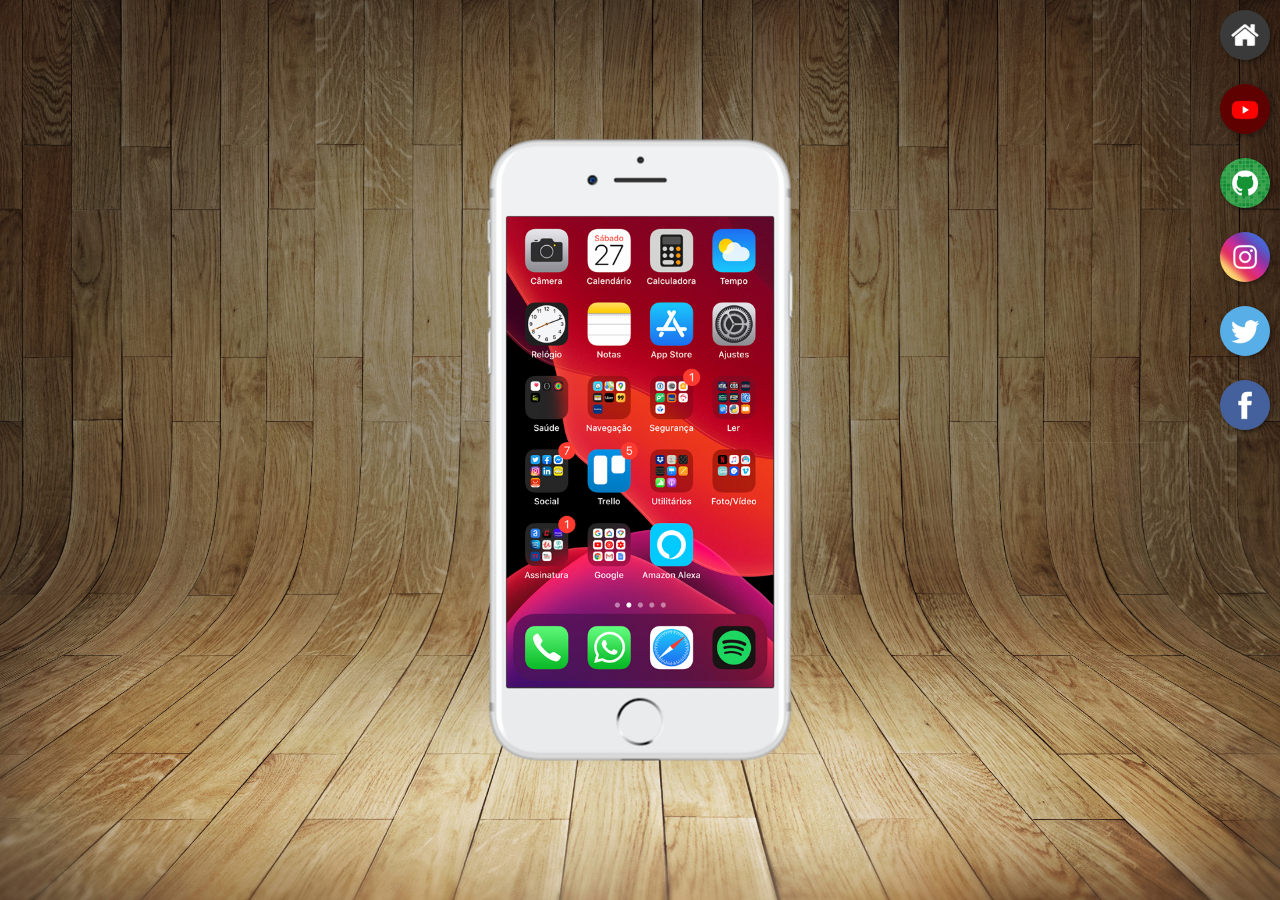
<file: index.html>
<!DOCTYPE html>
<html lang="Pt-BR">

<head>
    <meta charset="UTF-8">
    <meta name="viewport" content="width=device-width, initial-scale=1.0">
    <link rel="shortcut icon" href="favicon.ico" type="image/x-icon">
    <title>Projeto De Redes Sociais</title>
     <link rel="stylesheet" href="estilos/style.css">

  
</head>

<body>
    <main>
        <section id="telefone">
            <iframe src="home.html" name="tela" id="tela" frameborder="0" title="Conteúdo principal do projeto social">
                Seu navegador não e suporta iframes.
            </iframe>
        </section>

        <section id="redes-sociais">
            <a href="home.html" target="tela"><img src="./imagens/logo-home.jpg" alt="Logo Home"></a><br>

            <a href="youtube.html" target="tela"><img src="./imagens/logo-youtube.jpg" alt="Logo YouTube"></a><br>

            <a href="github.html" target="tela"><img src="./imagens/logo-github.jpg" alt="Logo GitHub"></a><br>

            <a href="instagram.html" target="tela"><img src="./imagens/logo-instagram.jpg" alt="Logo Instagram"></a><br>

            <a href="twitter.html" target="tela"><img src="./imagens/logo-twitter.jpg" alt="Logo Twitter"></a><br>

            <a href="facebook.html" target="tela"><img src="./imagens/logo-facebook.jpg" alt="Logo Facebook"></a><br>
            
        </section>
    </main>

</body>

</html>
</file>
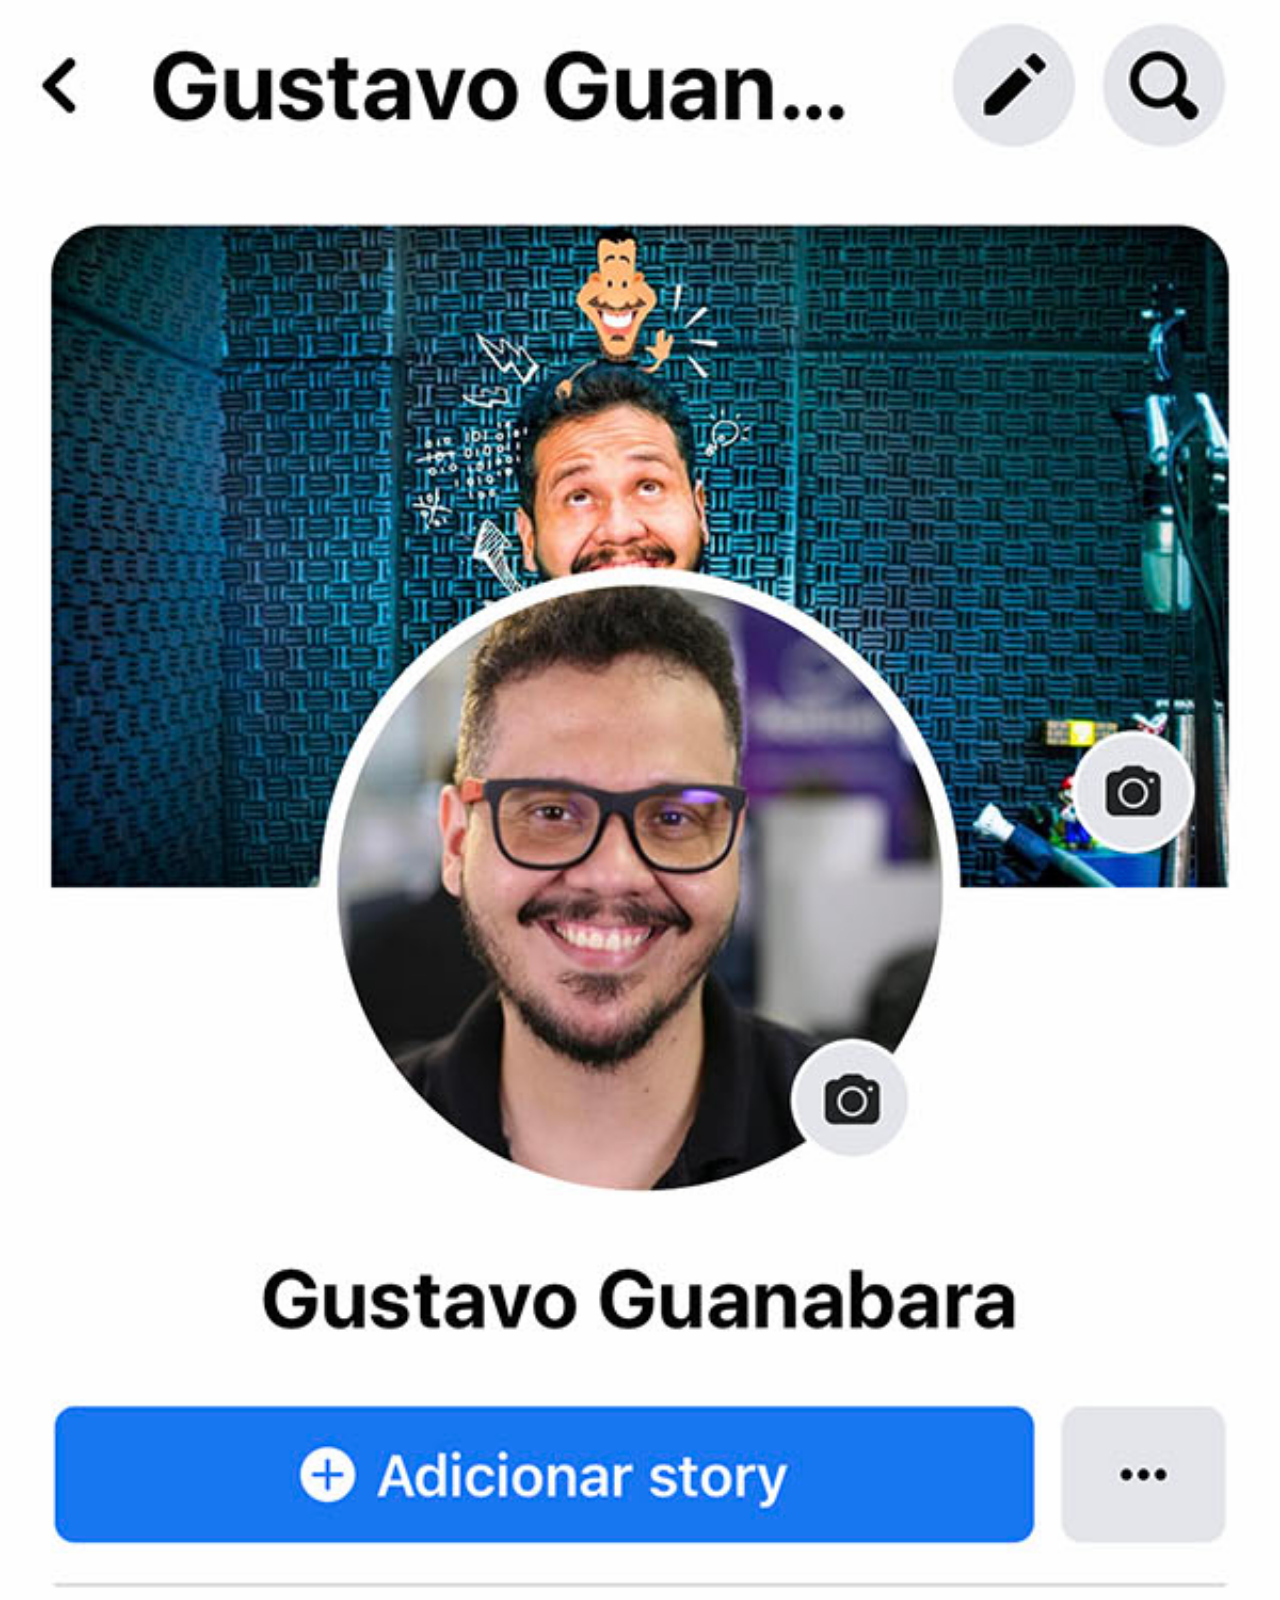
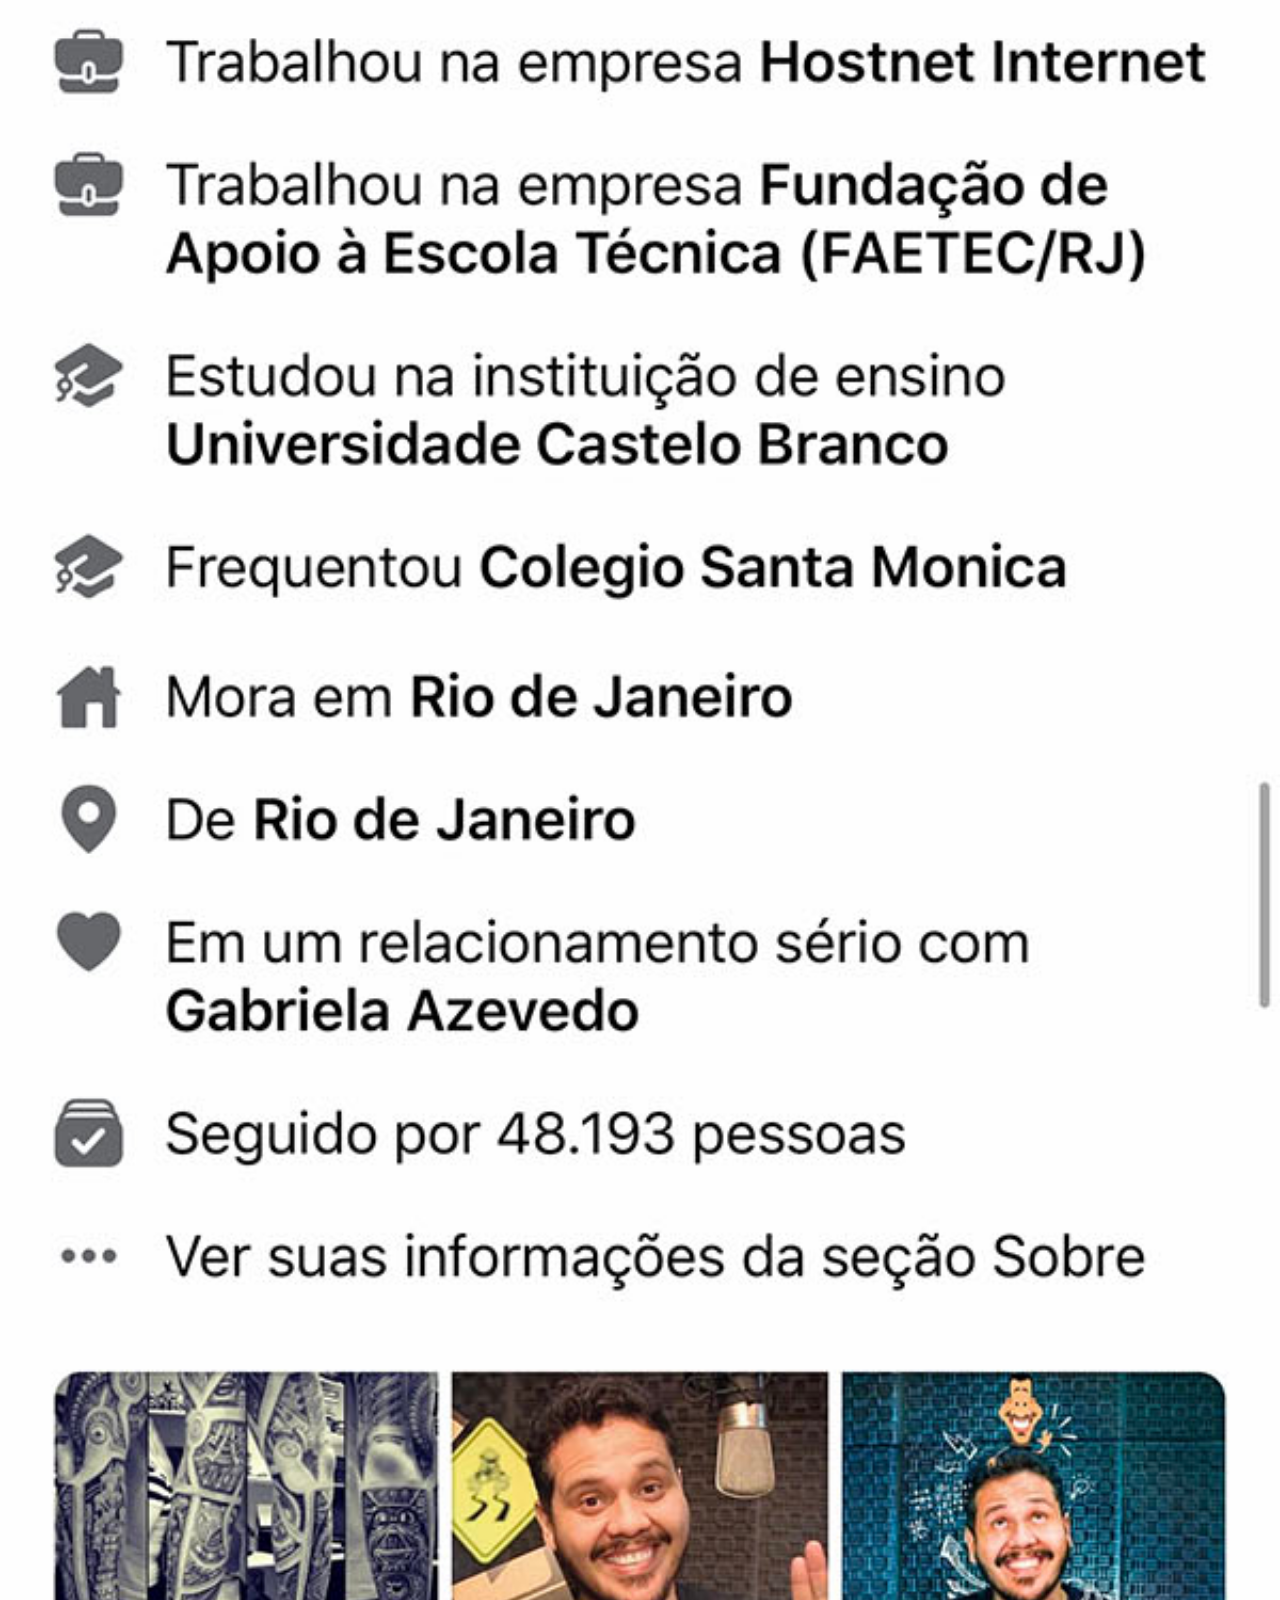
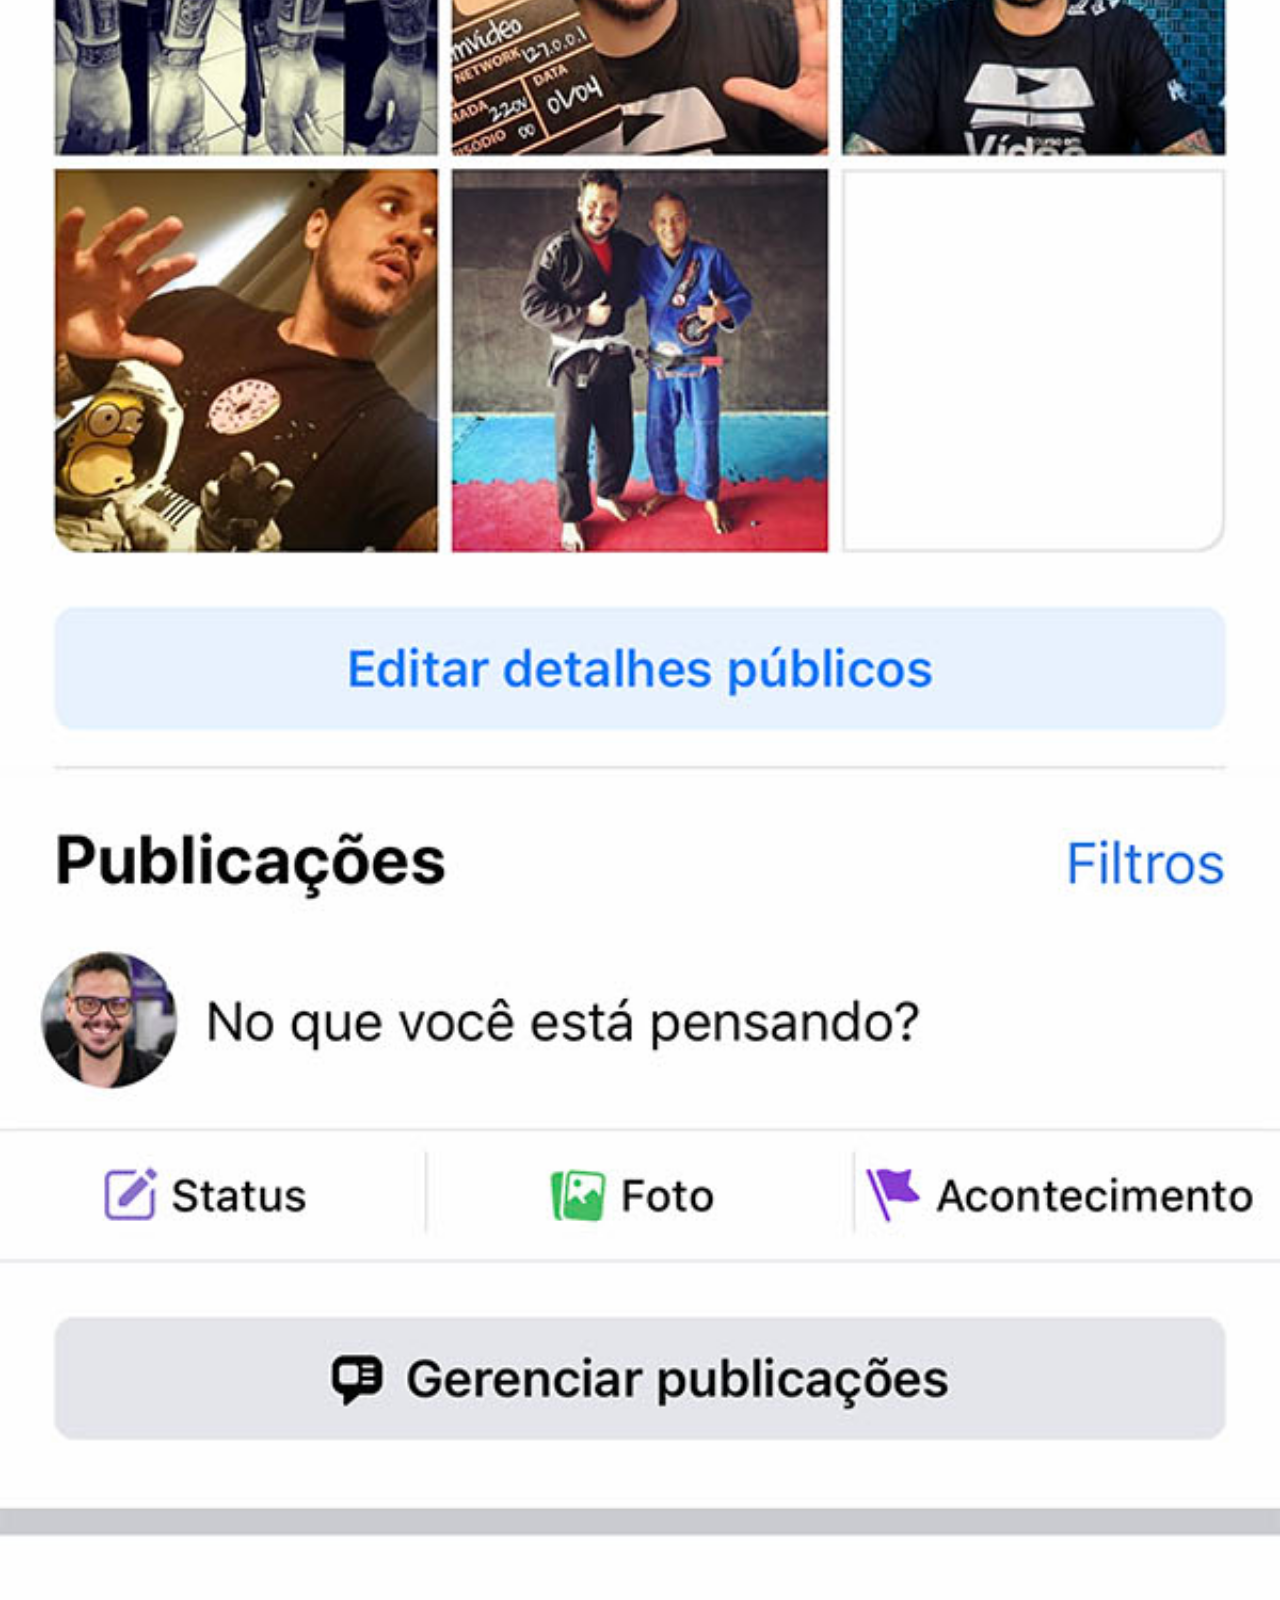
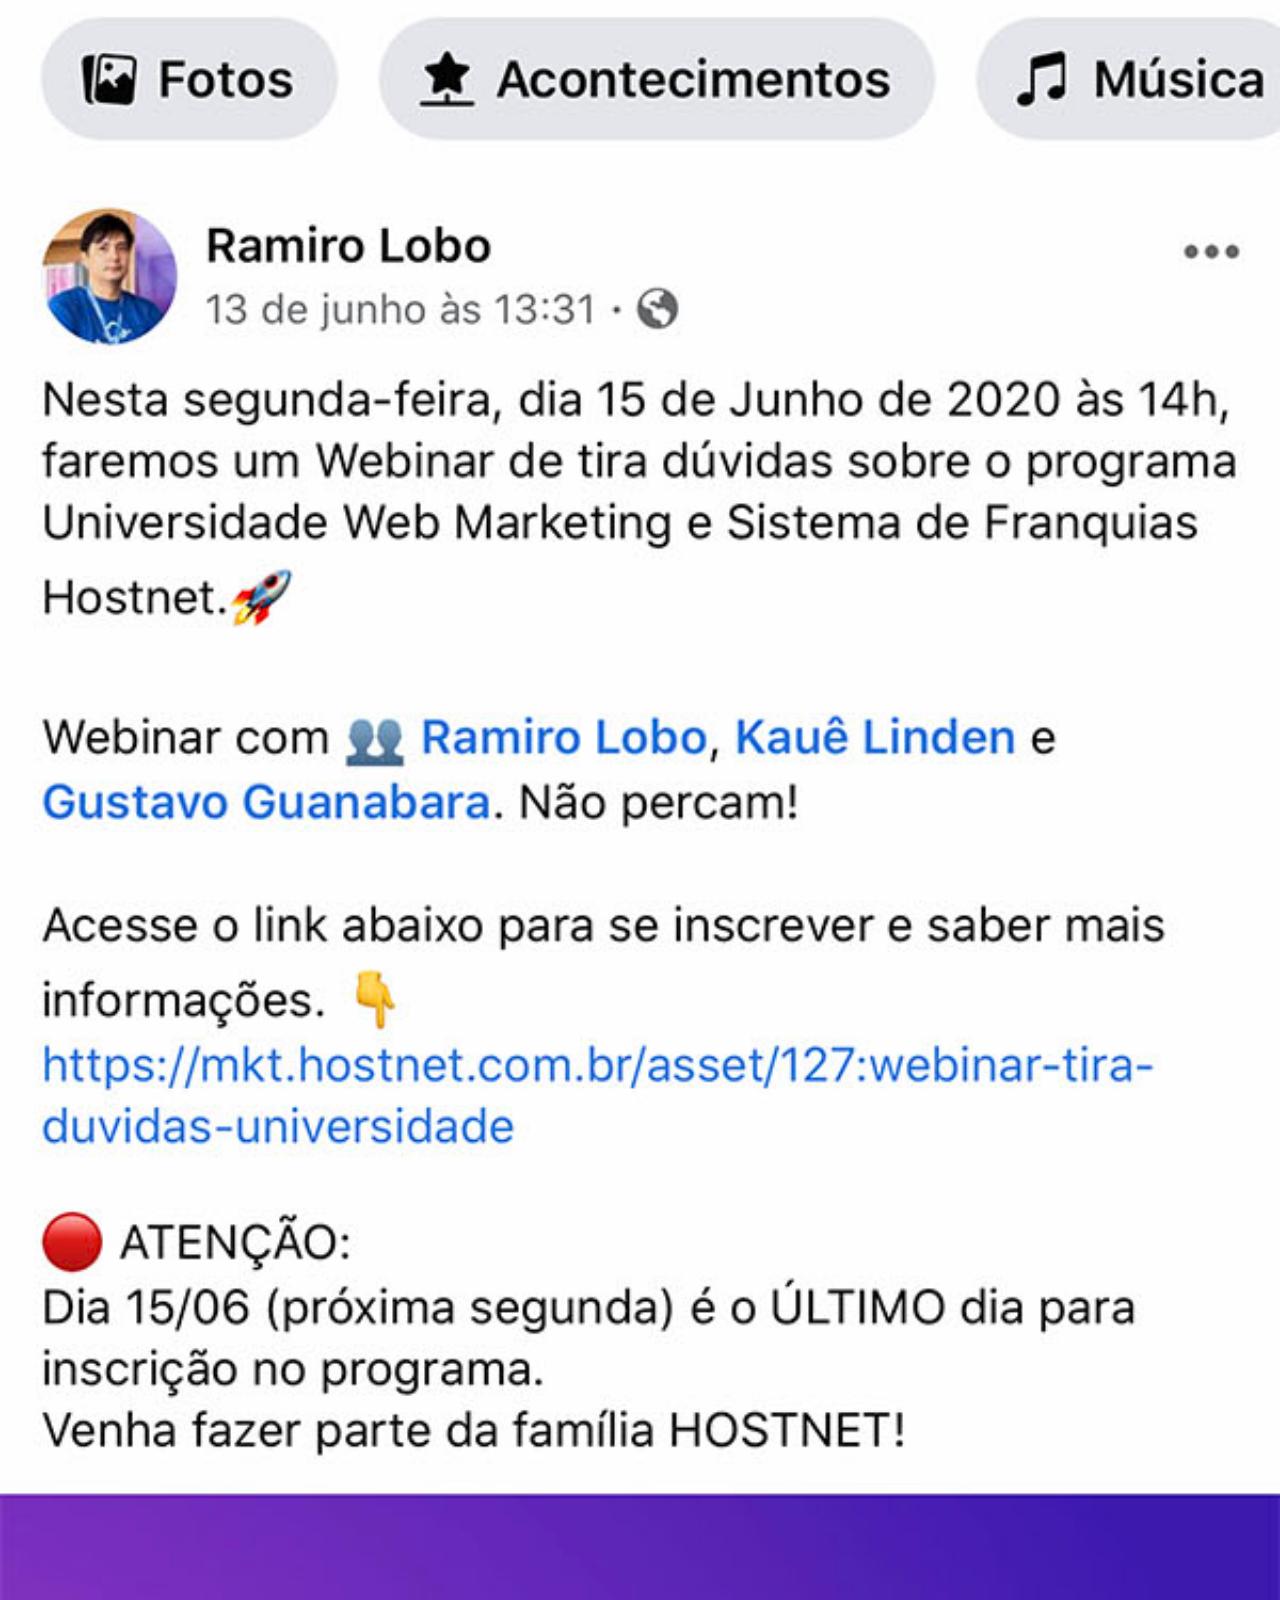
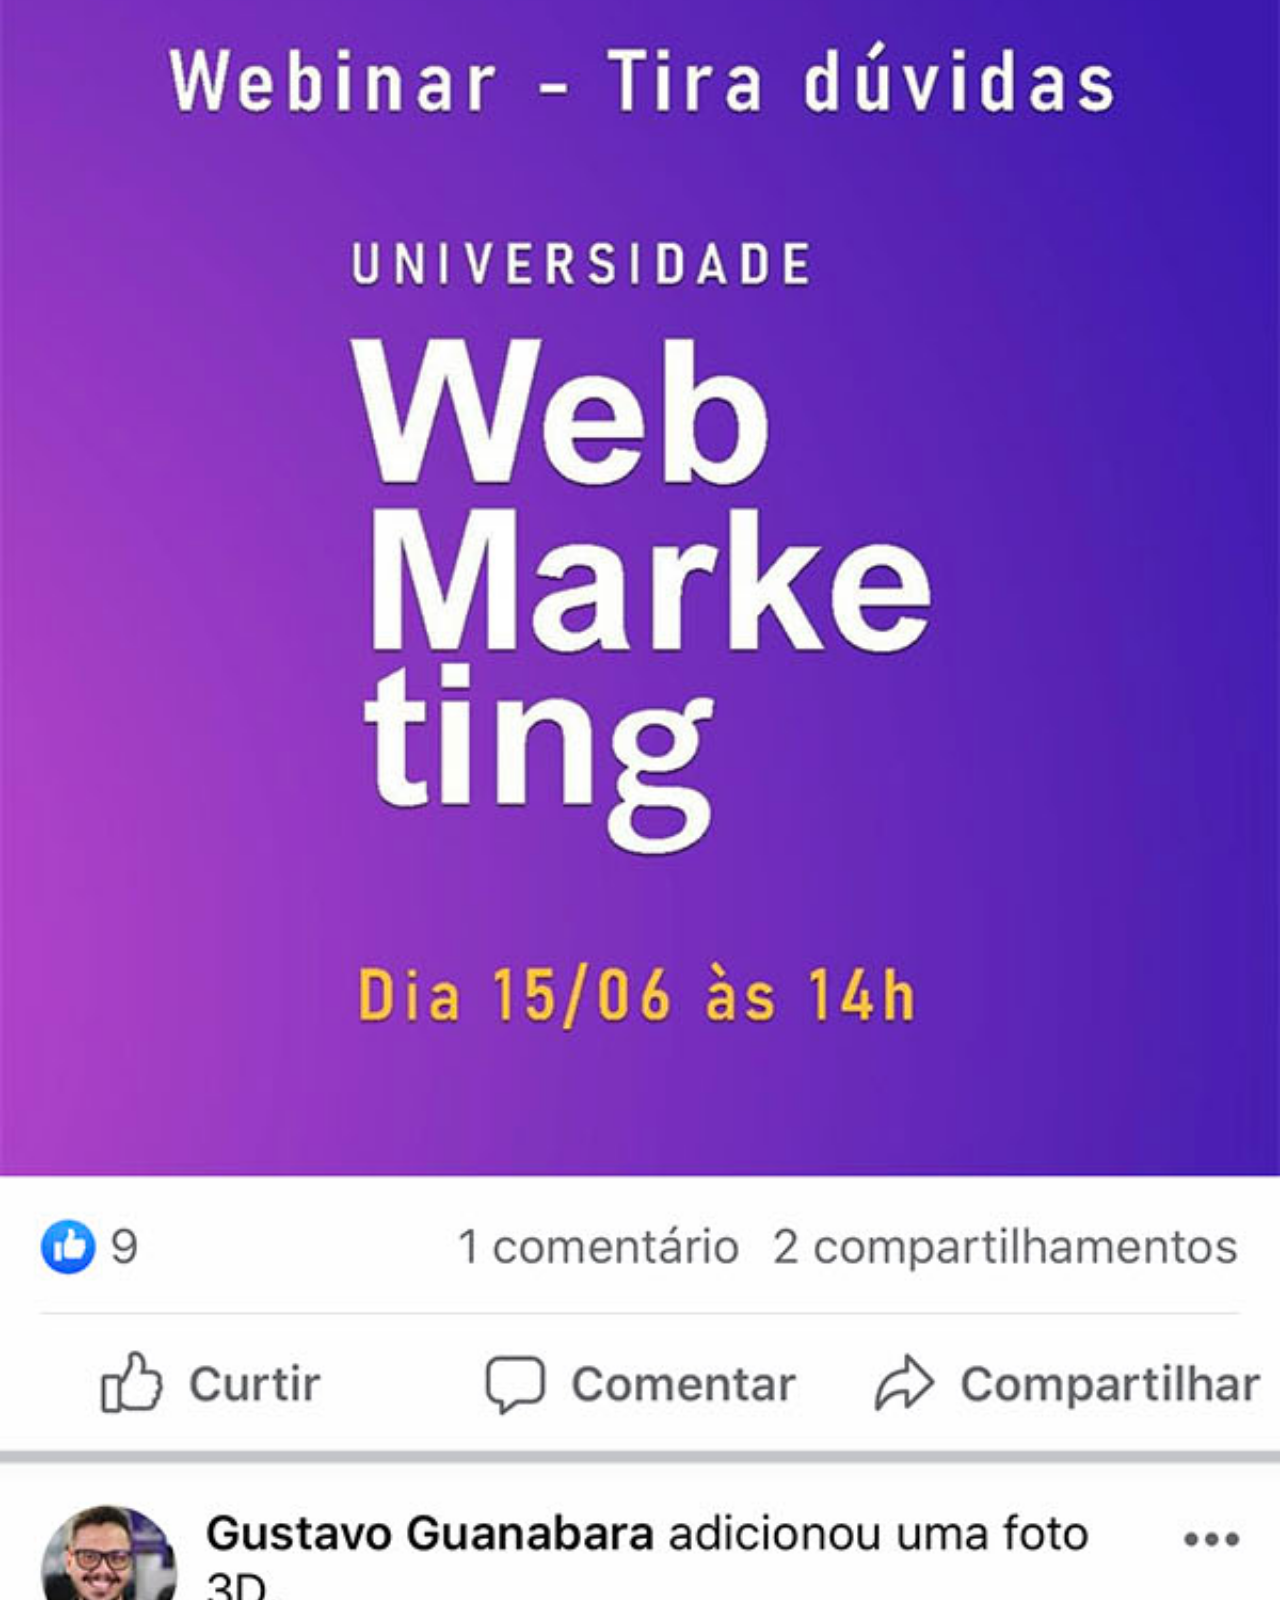
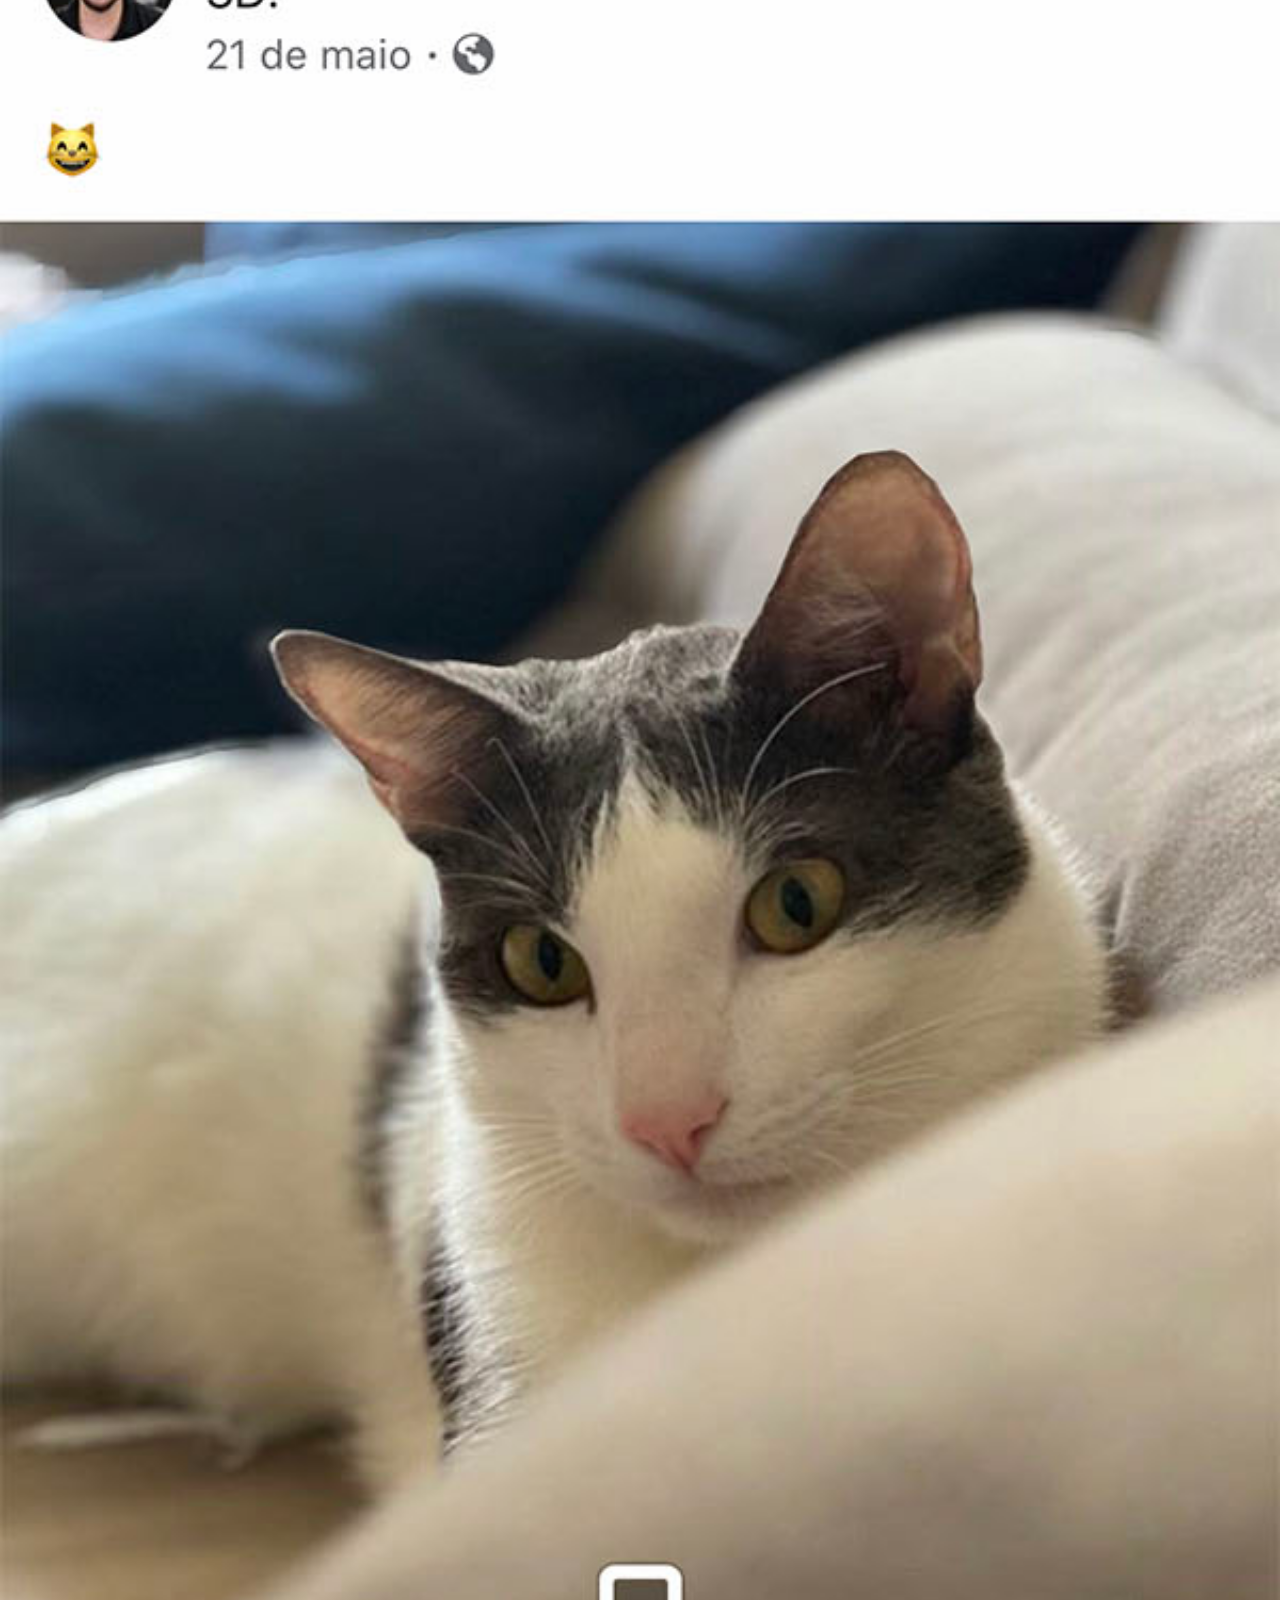
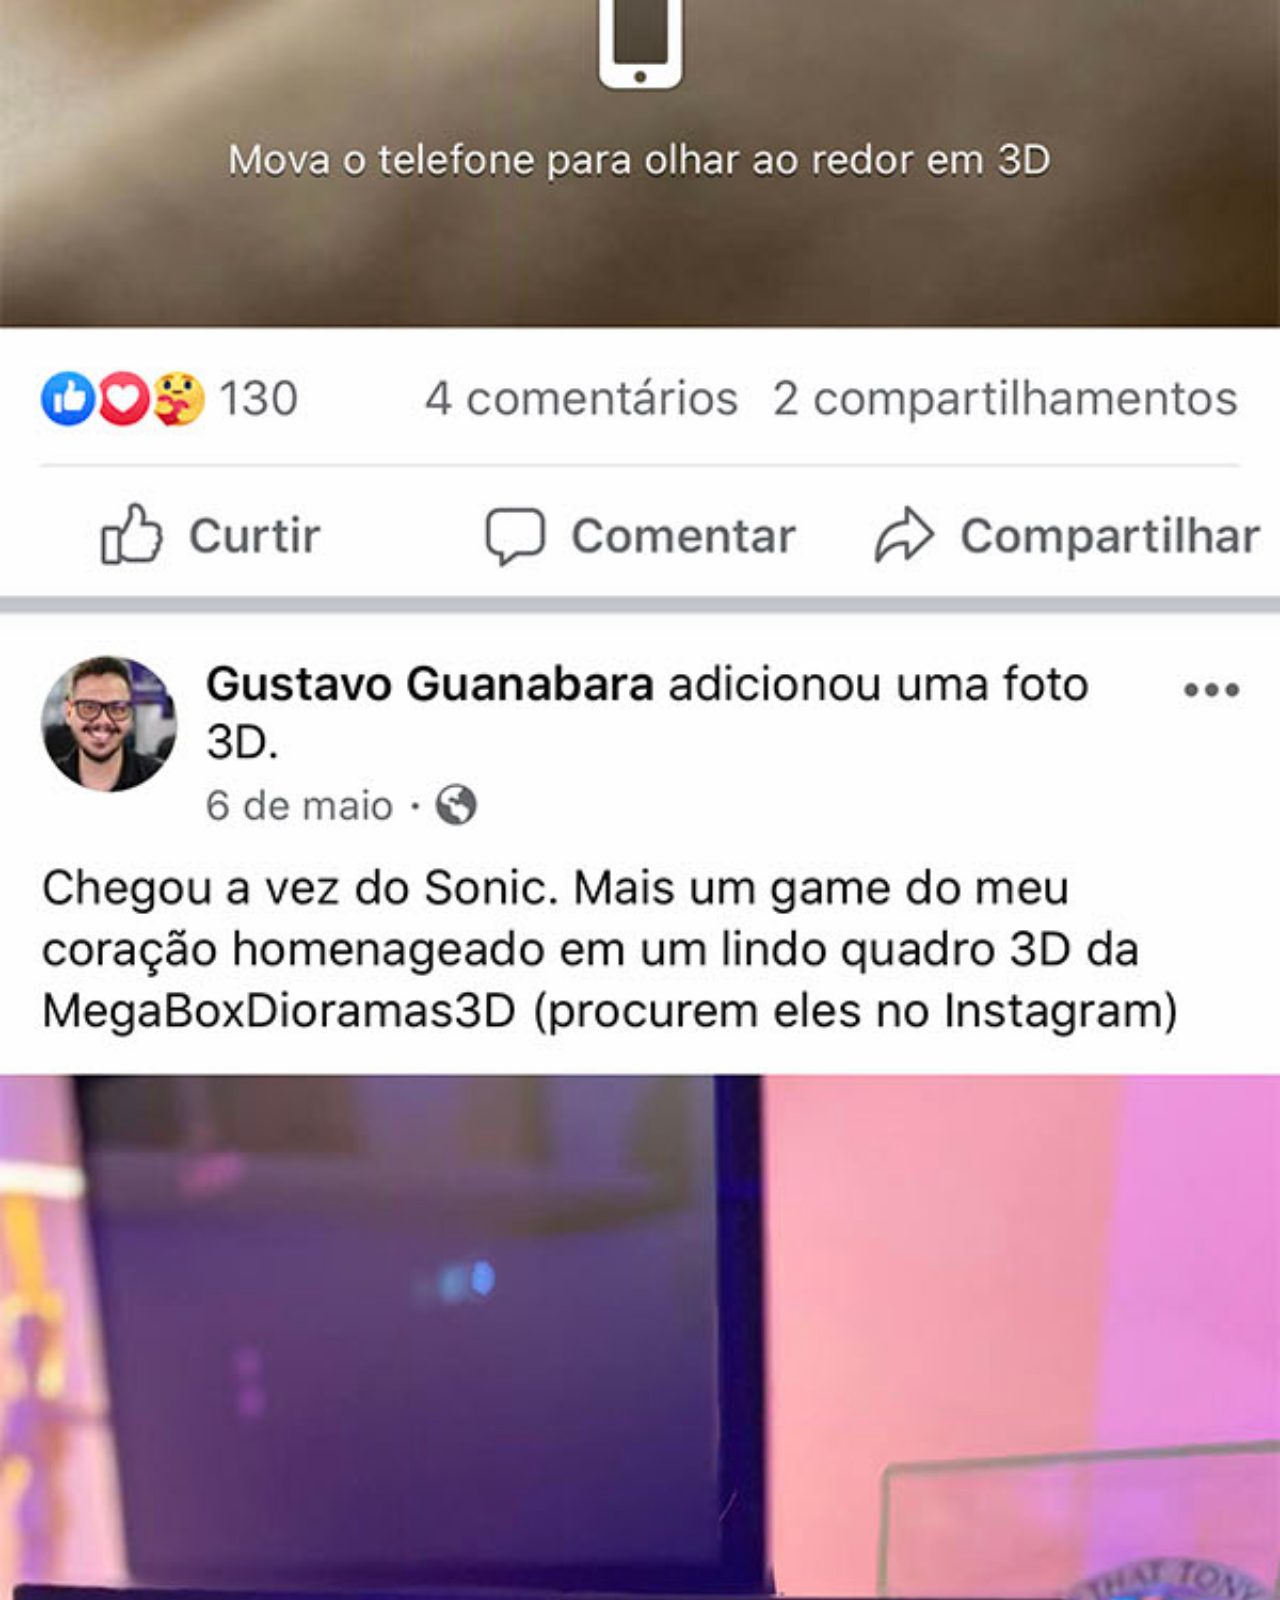
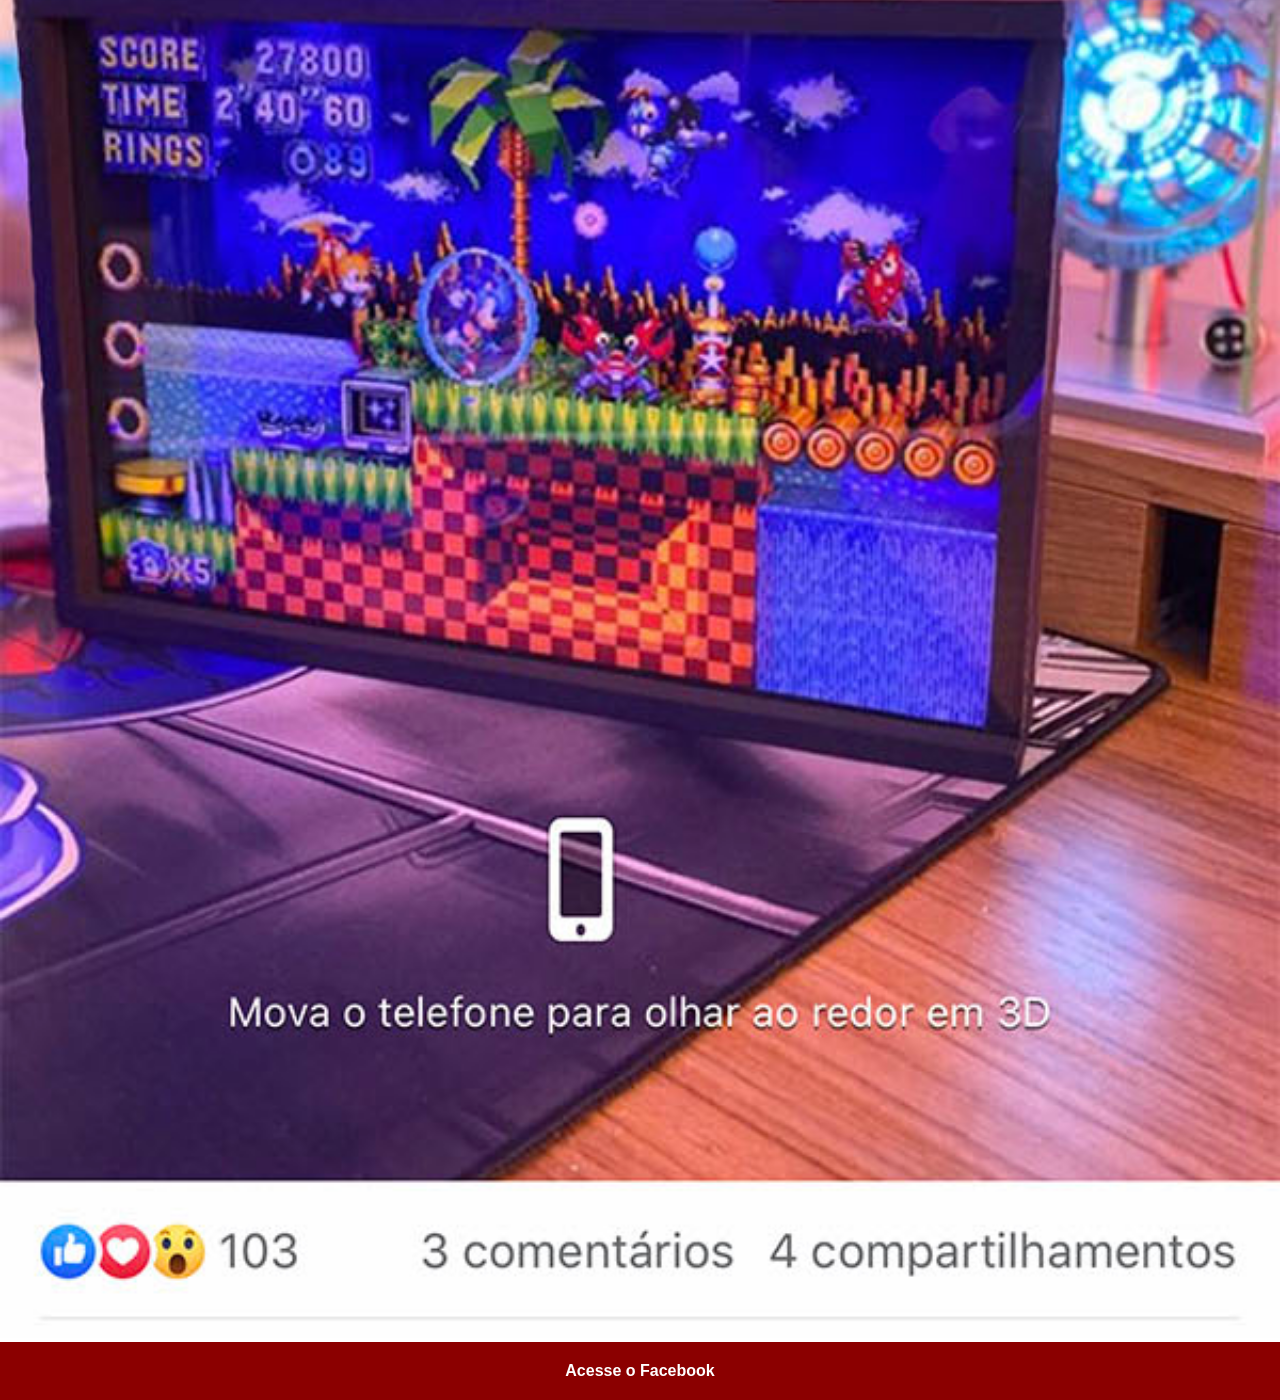
<file: facebook.html>
<!DOCTYPE html>
<html lang="pt-BR">
<head>
    <meta charset="UTF-8">
    <meta name="viewport" content="width=device-width, initial-scale=1.0">
    <title>Facebook</title>
    <link rel="stylesheet" href="estilos/social.css">
</head>
<body>
    <img src="imagens/tela-facebook.jpg" alt="Tela do Facebook">
    <a href="https://www.facebook.com/gustavoguanabara" target="_blank" rel="noopener noreferrer">Acesse o Facebook</a>
</body>
</html>
</file>
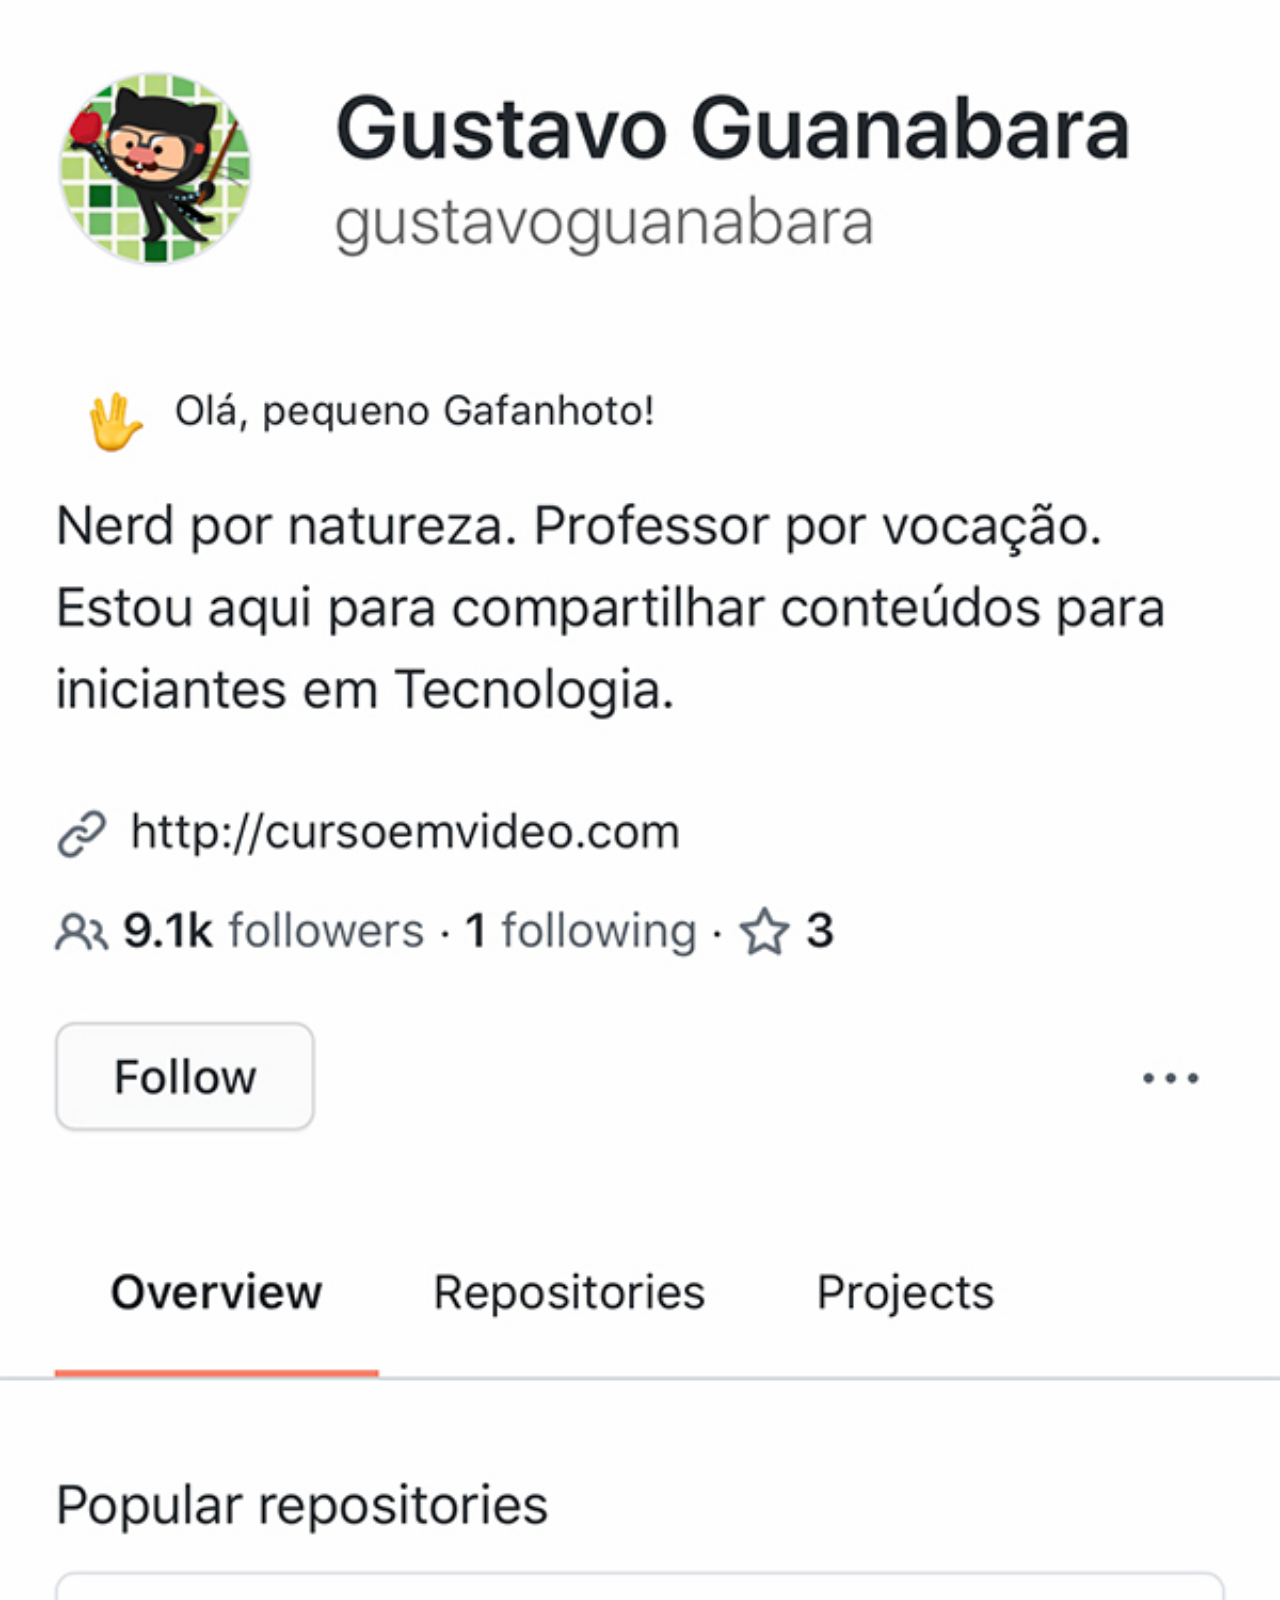
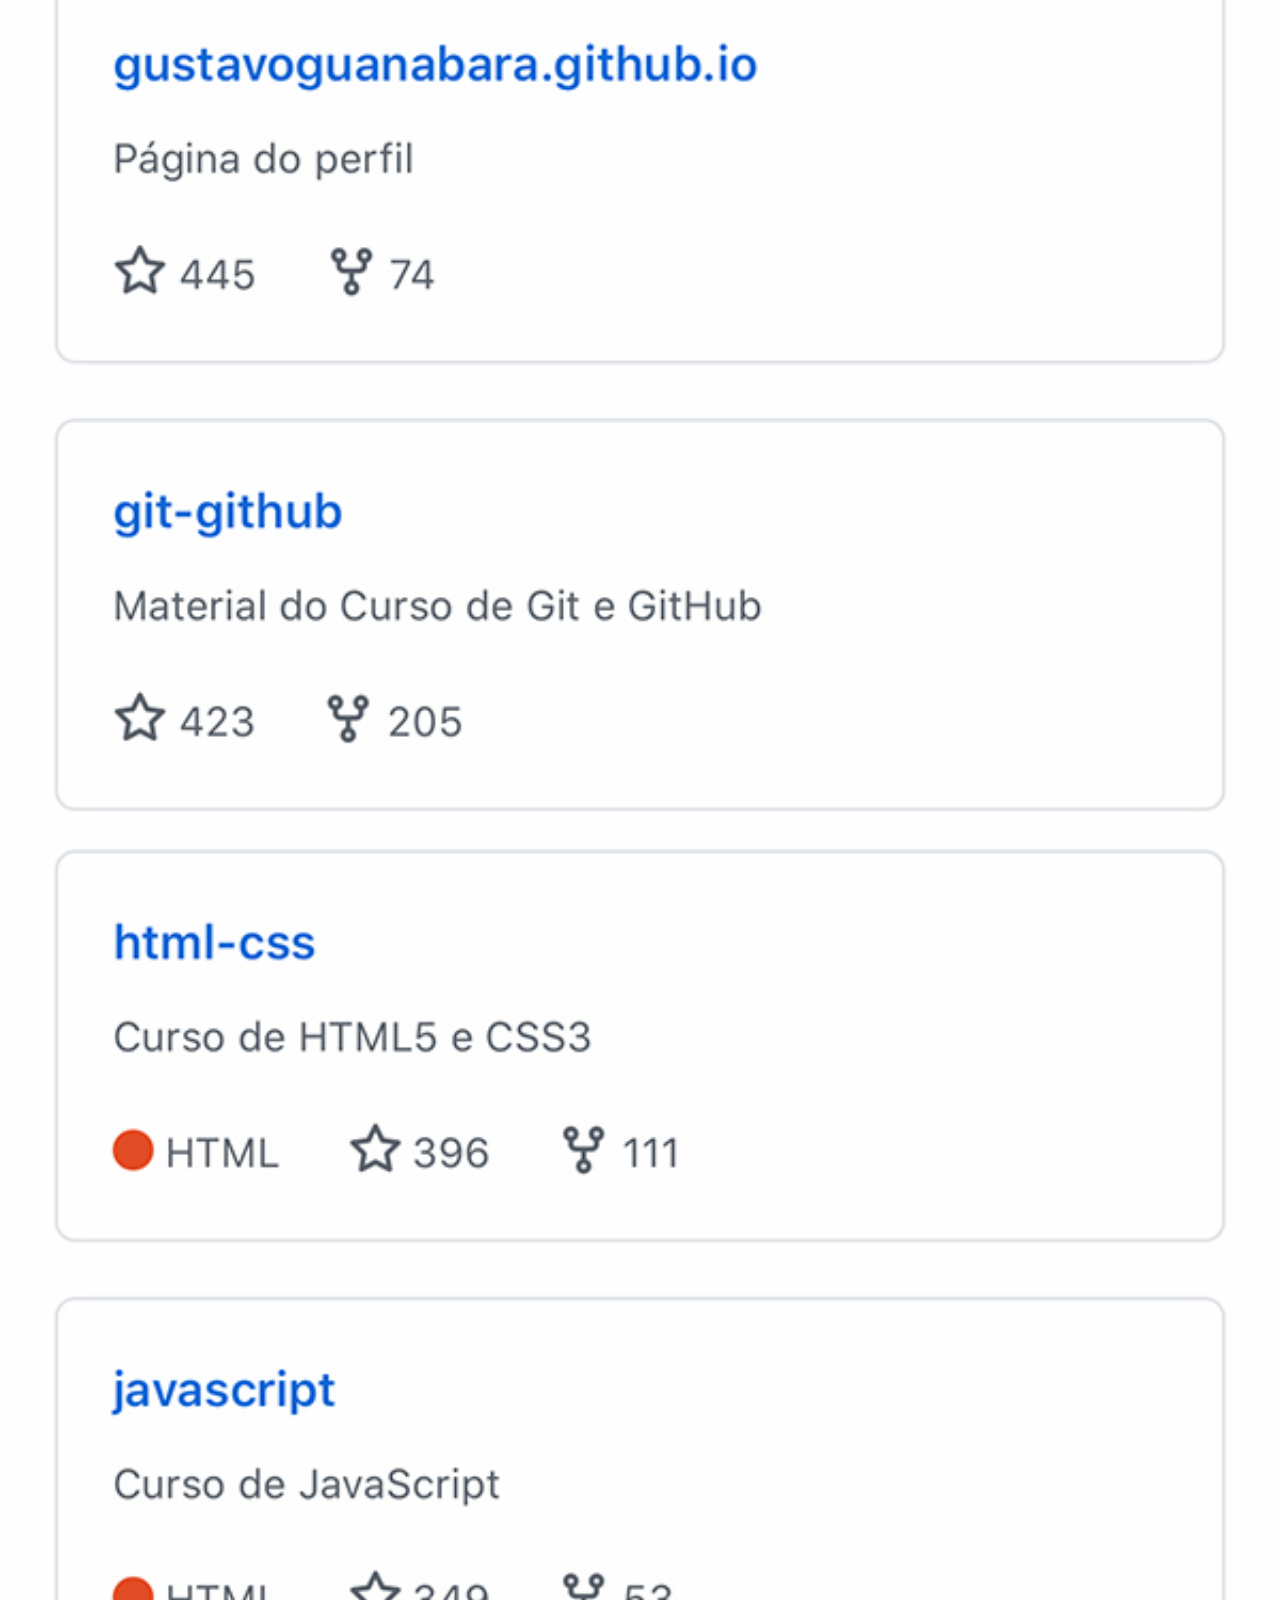
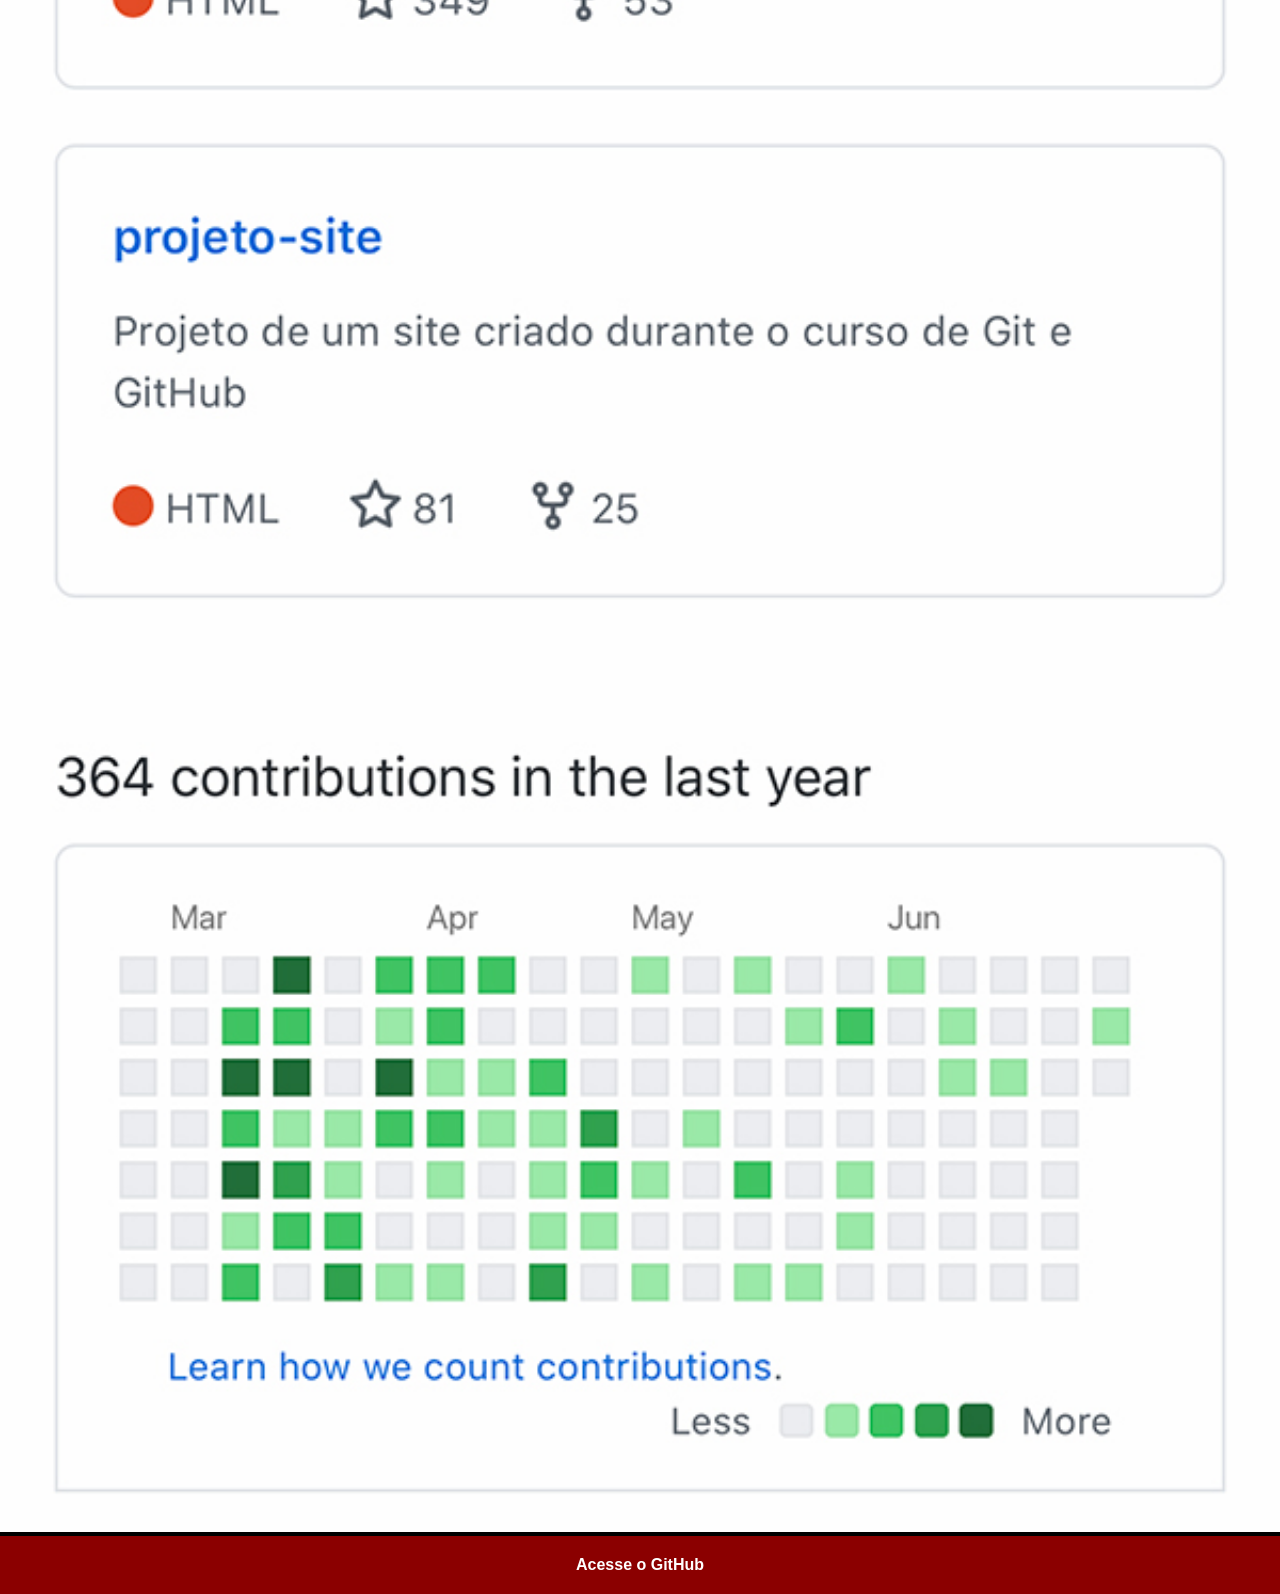
<file: github.html>
<!DOCTYPE html>
<html lang="pt-BR">
<head>
    <meta charset="UTF-8">
    <meta name="viewport" content="width=device-width, initial-scale=1.0">
    <title>GitHub</title>
    <link rel="stylesheet" href="estilos/style.css">
    <link rel="stylesheet" href="estilos/social.css">
</head>
<body>
    <img src="imagens/tela-github.jpg" alt="Tela do GitHub">
    <a href="https://github.com/gustavoguanabara" target="_blank" rel="noopener noreferrer">Acesse o GitHub</a>
</body>
</html>
</file>
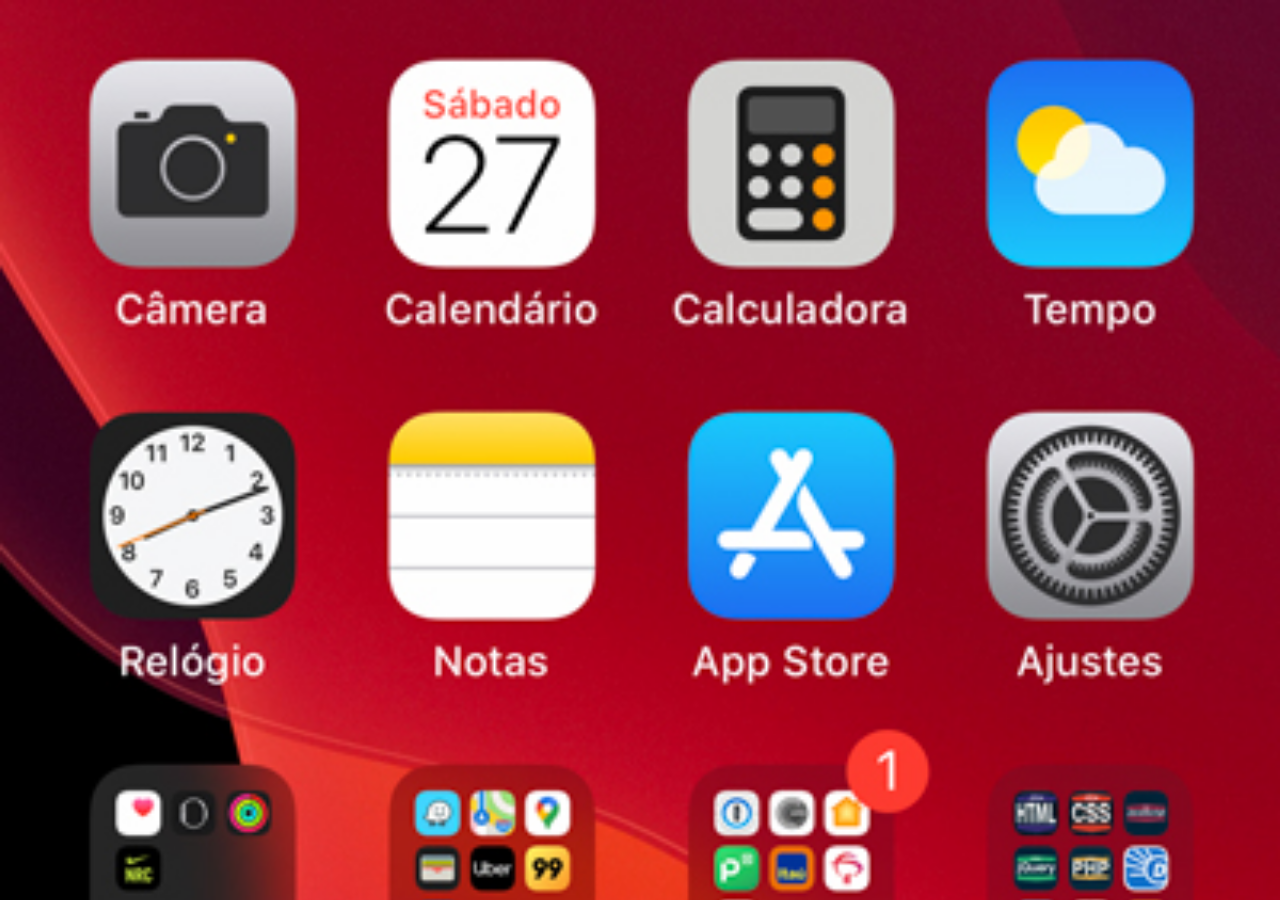
<file: home.html>
<!DOCTYPE html>
<html lang="pt-BR">
<head>
    <meta charset="UTF-8">
    <meta name="viewport" content="width=device-width, initial-scale=1.0">
    <title>Home</title>
    <style>
        * {
            margin: 0px;
            padding: 0px;
        }

        body {
            width: 100vw;
            height: 100vh;
            background: black url('imagens/tela-home.jpg') no-repeat top center;
            background-size: cover;
        }
    </style>
</head>
<body>
    
</body>
</html>
</file>
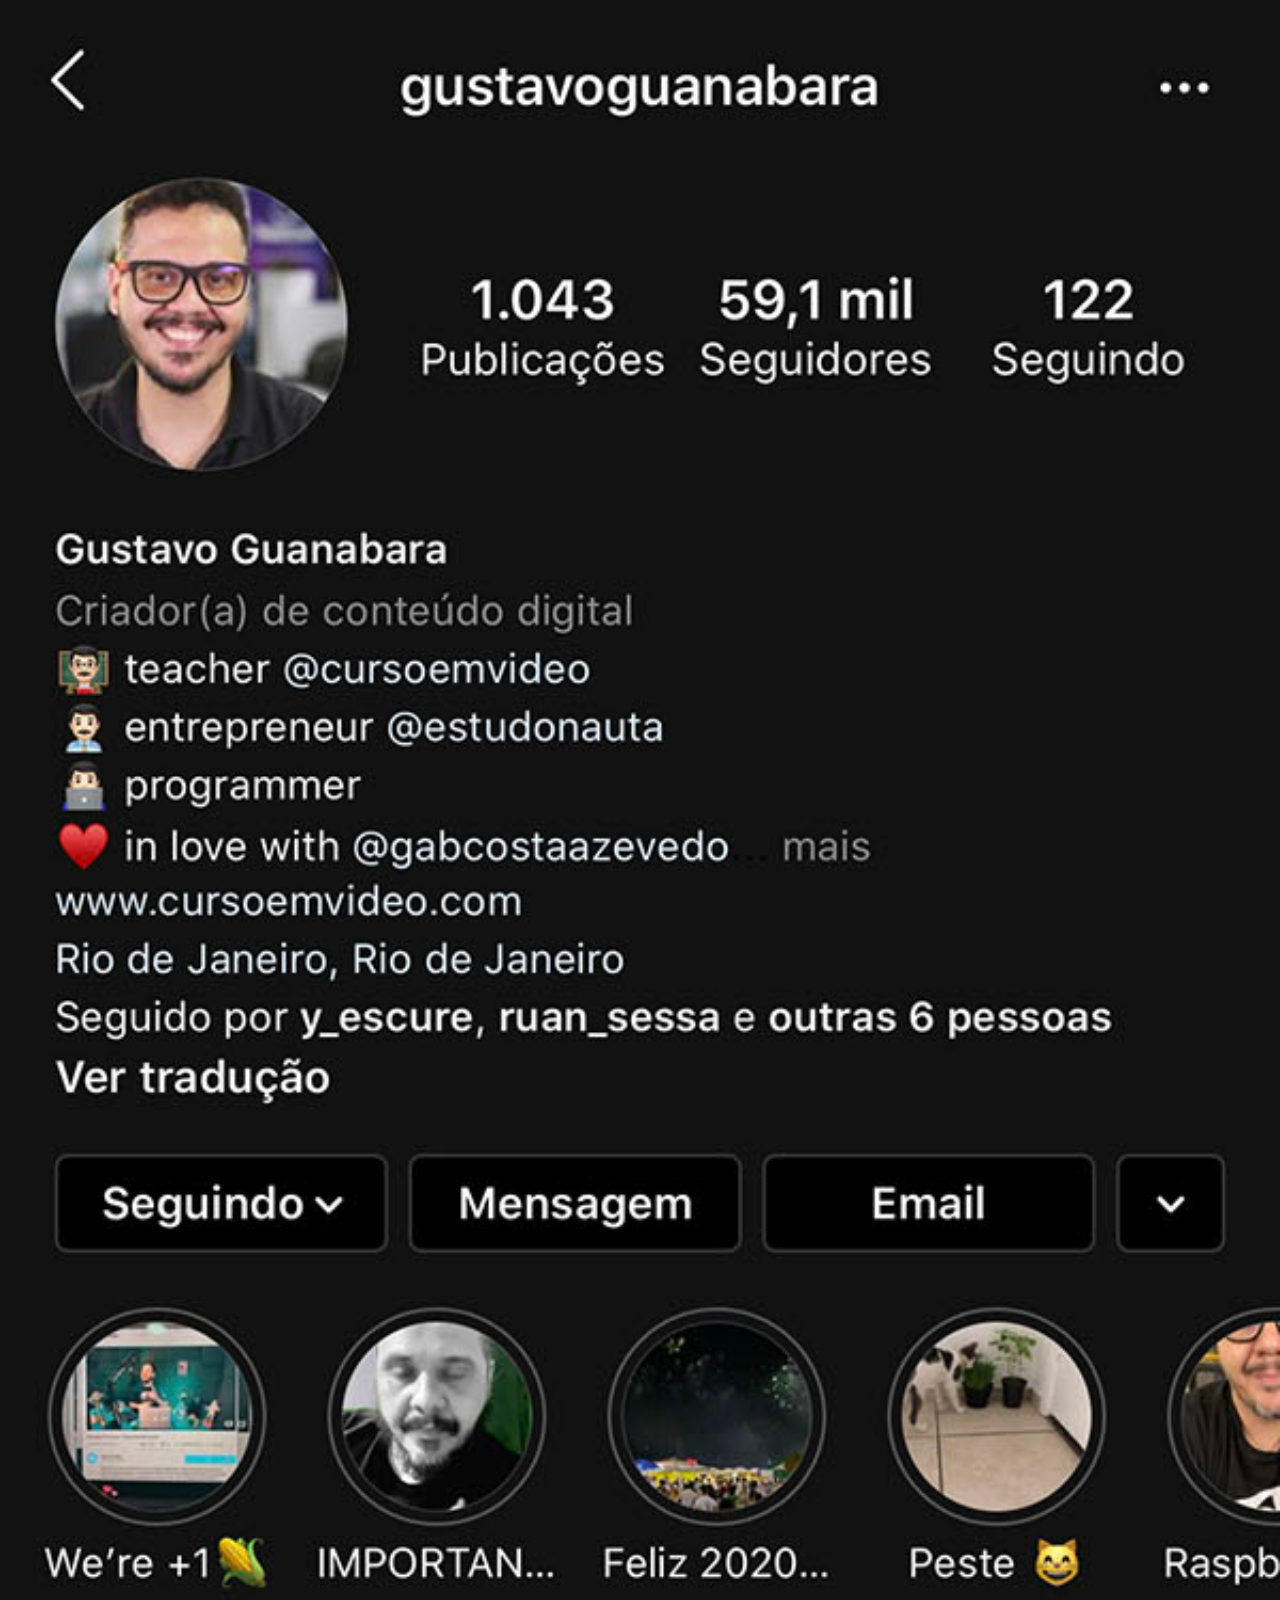
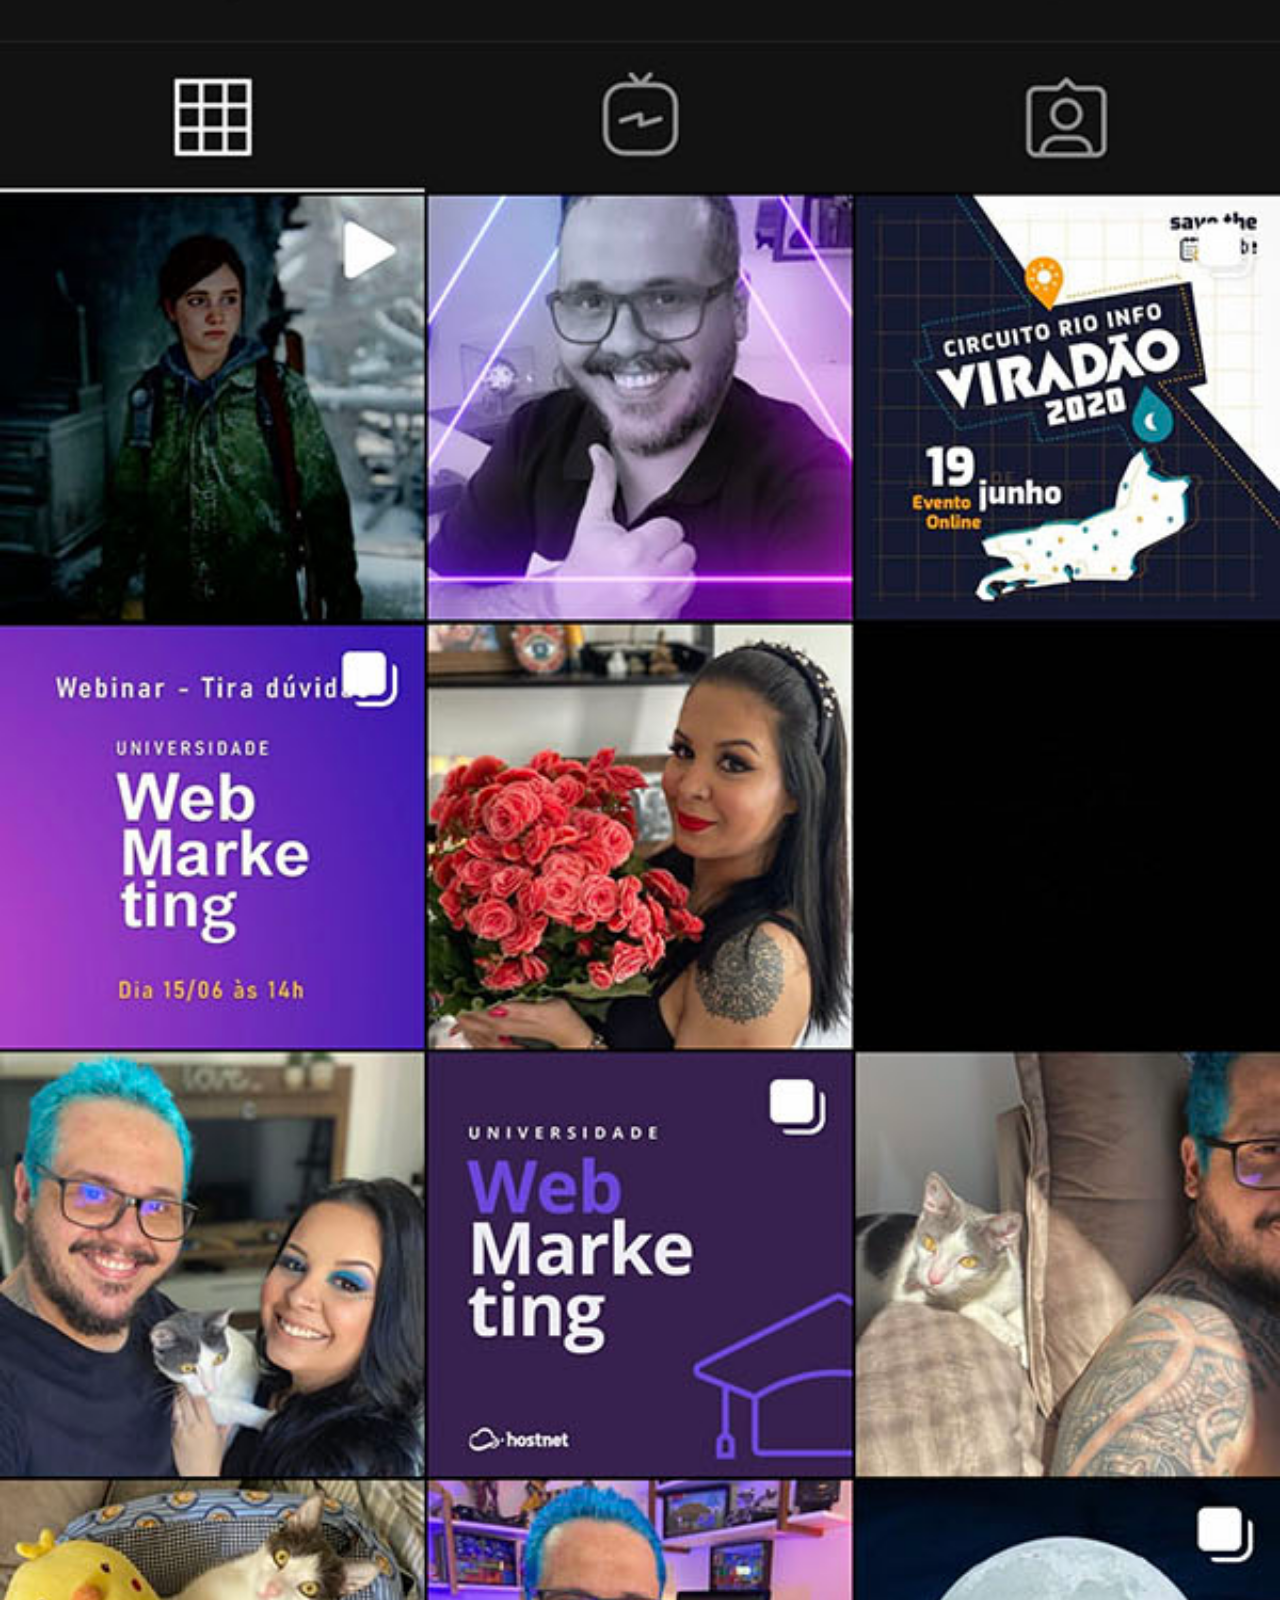
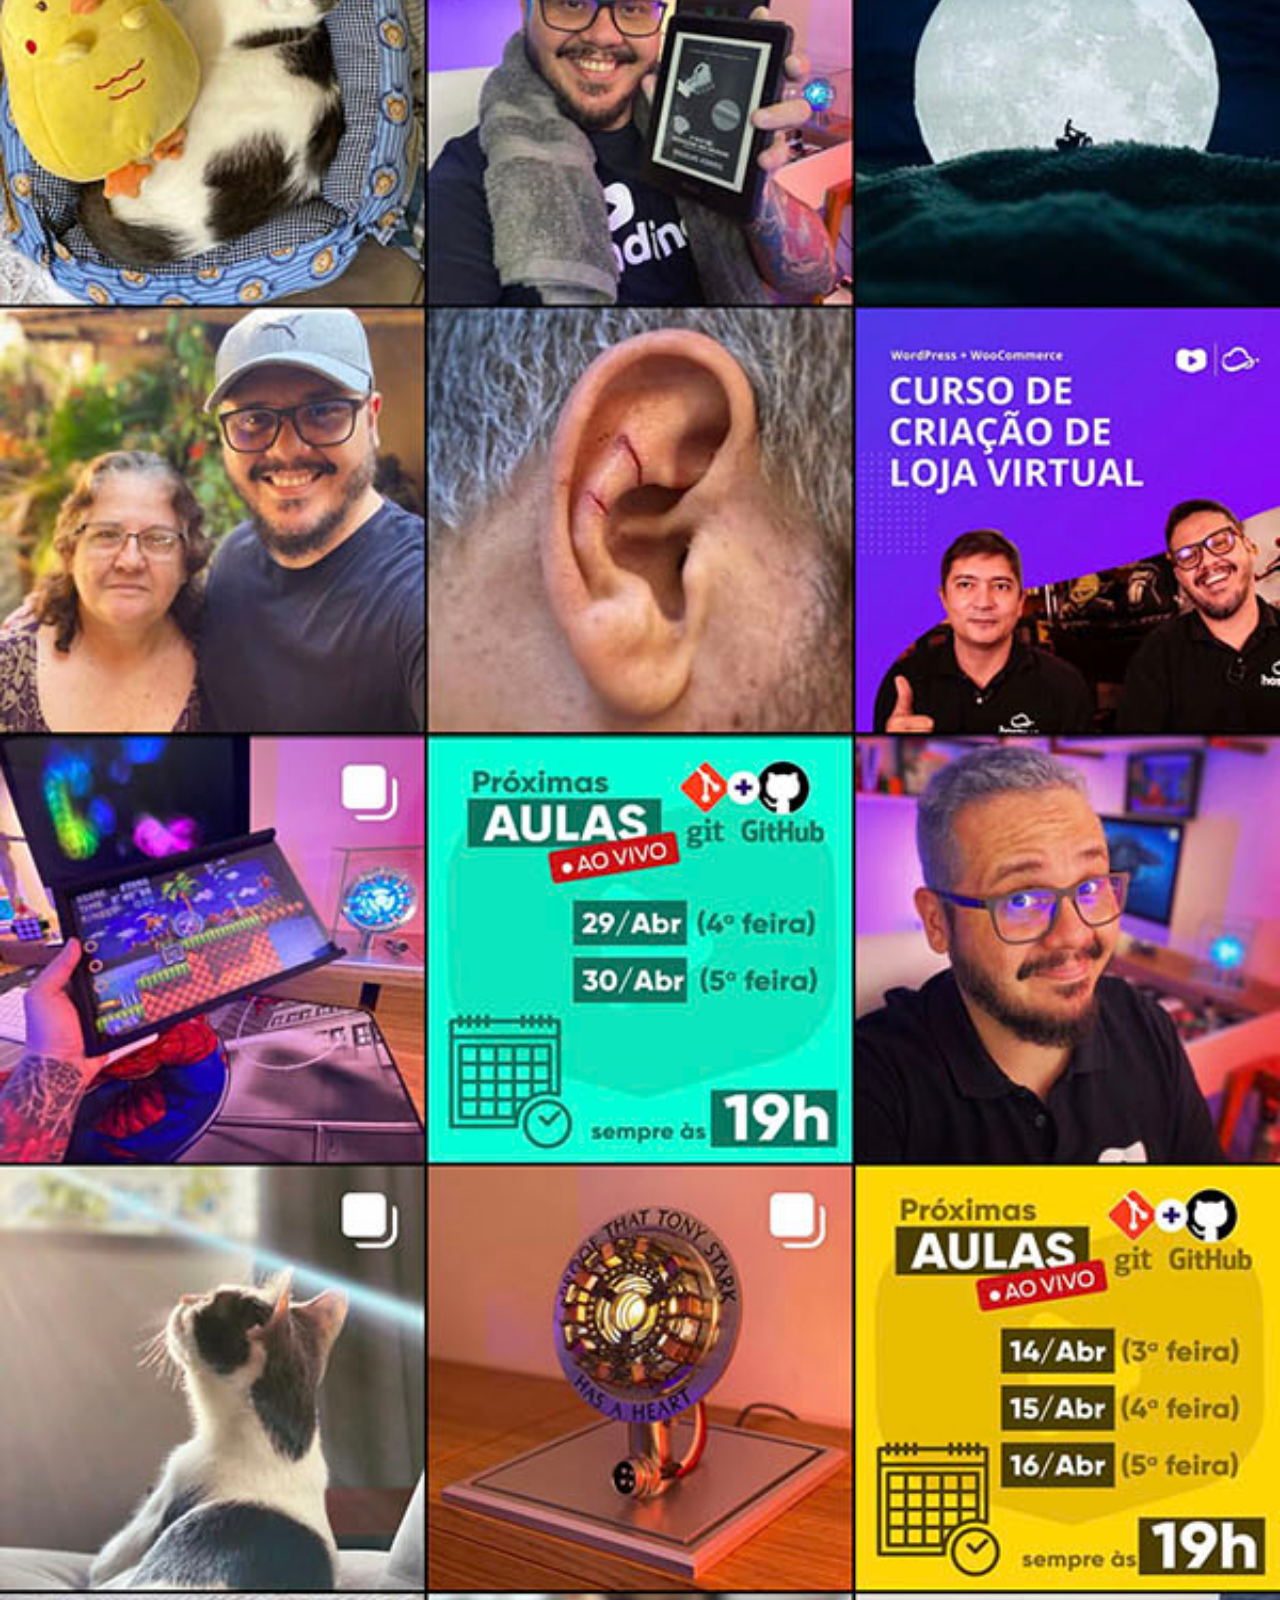
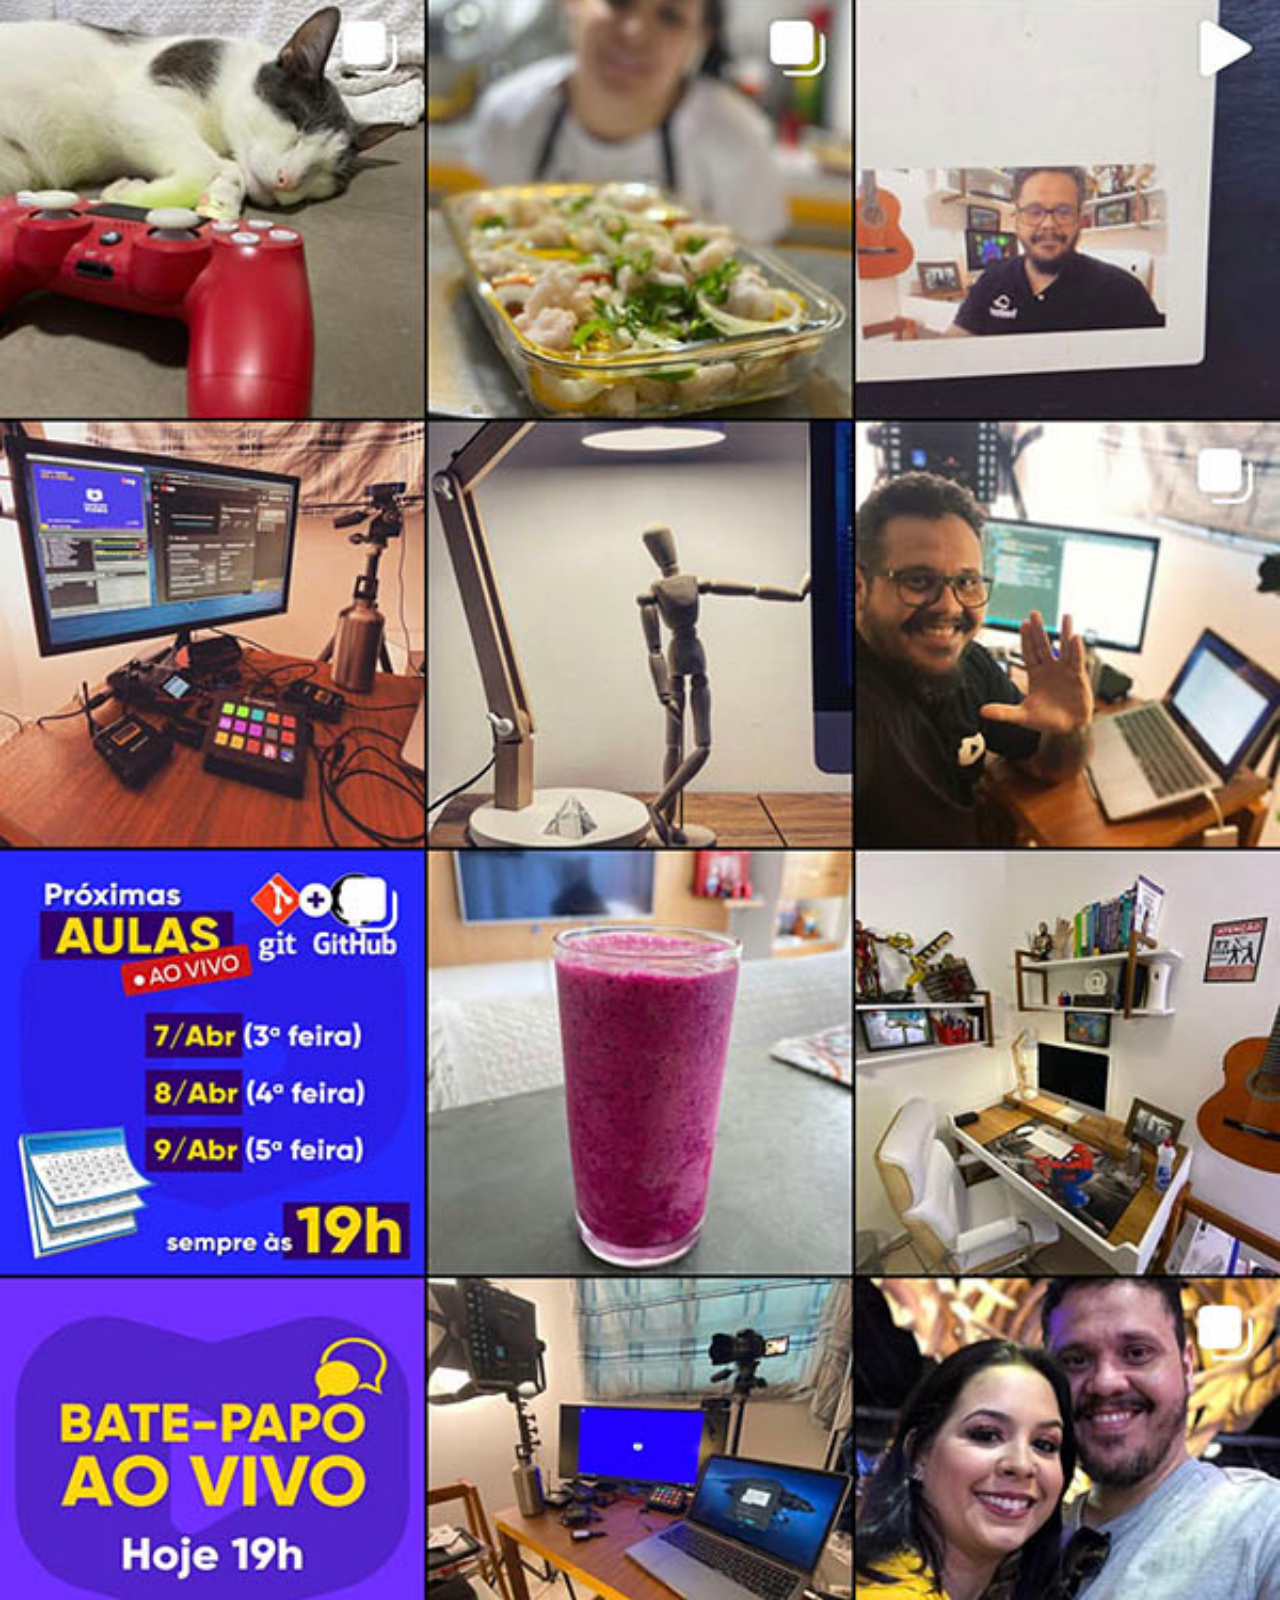
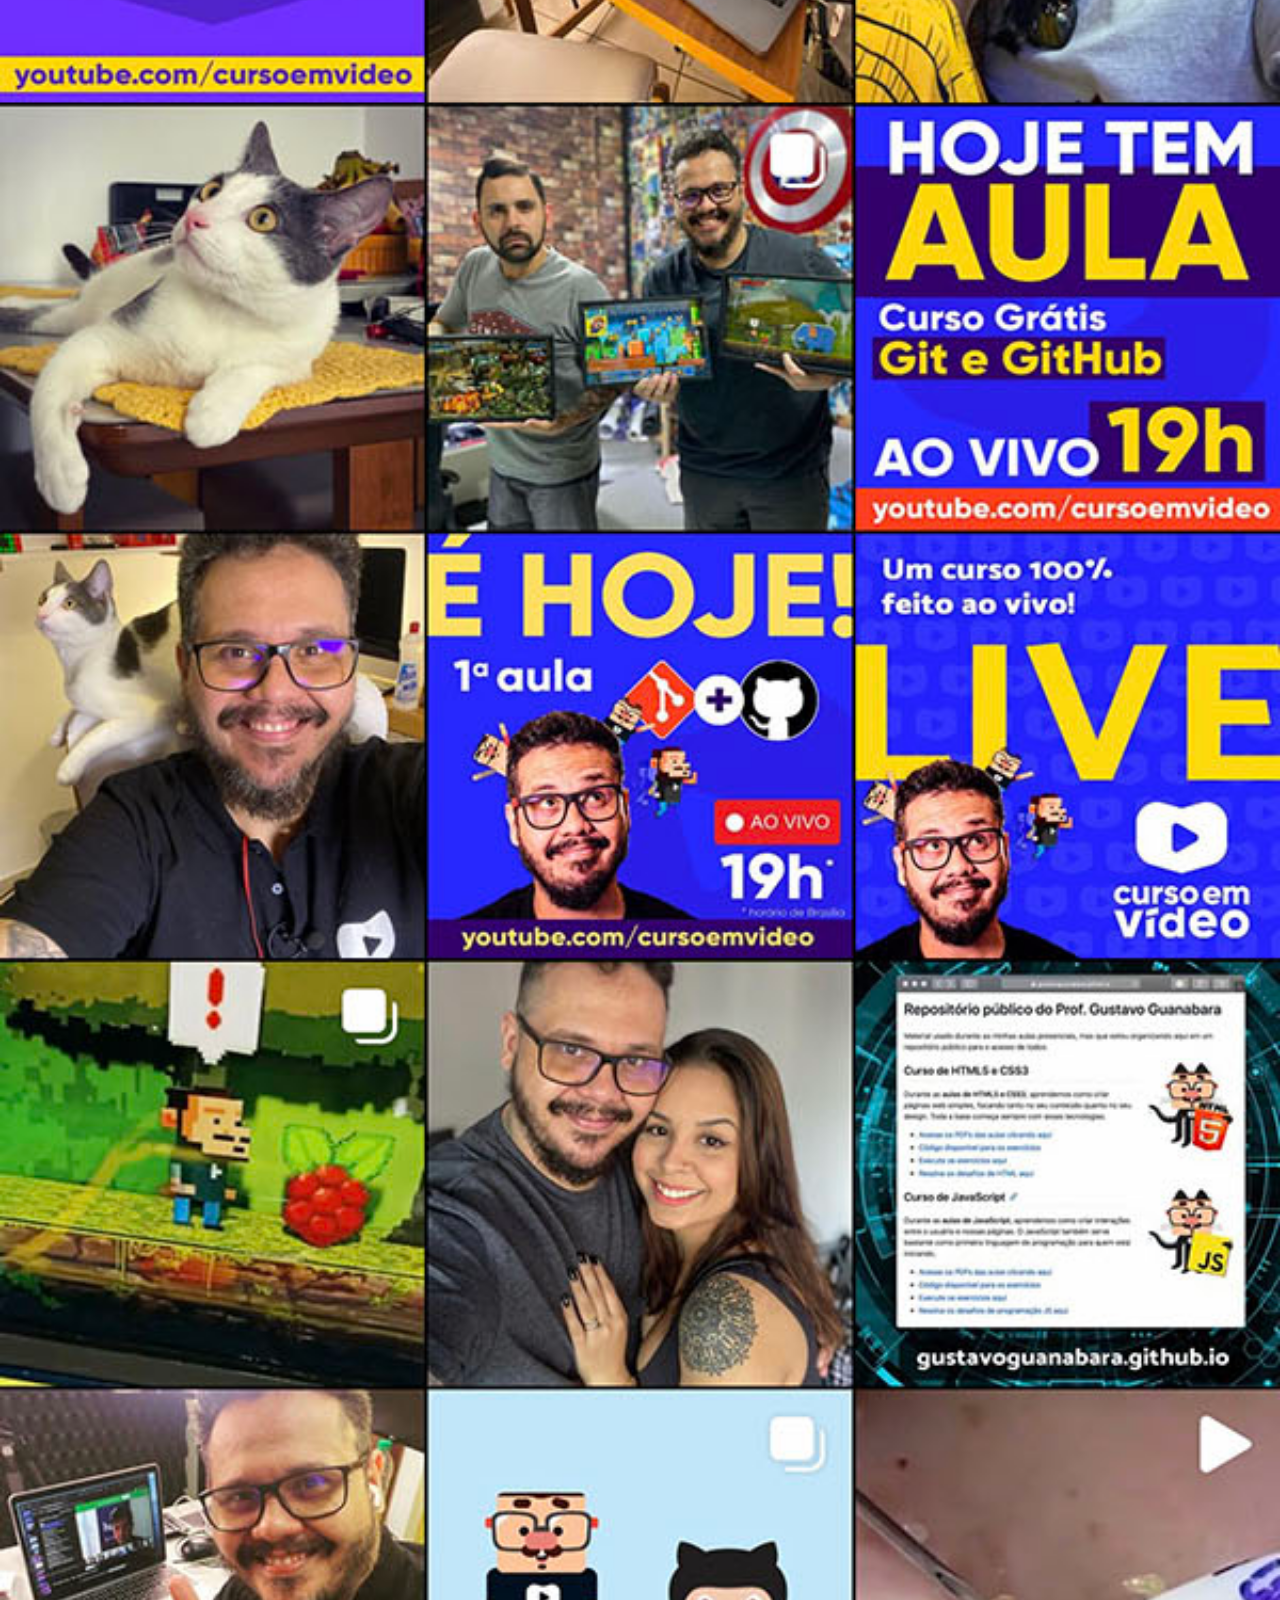
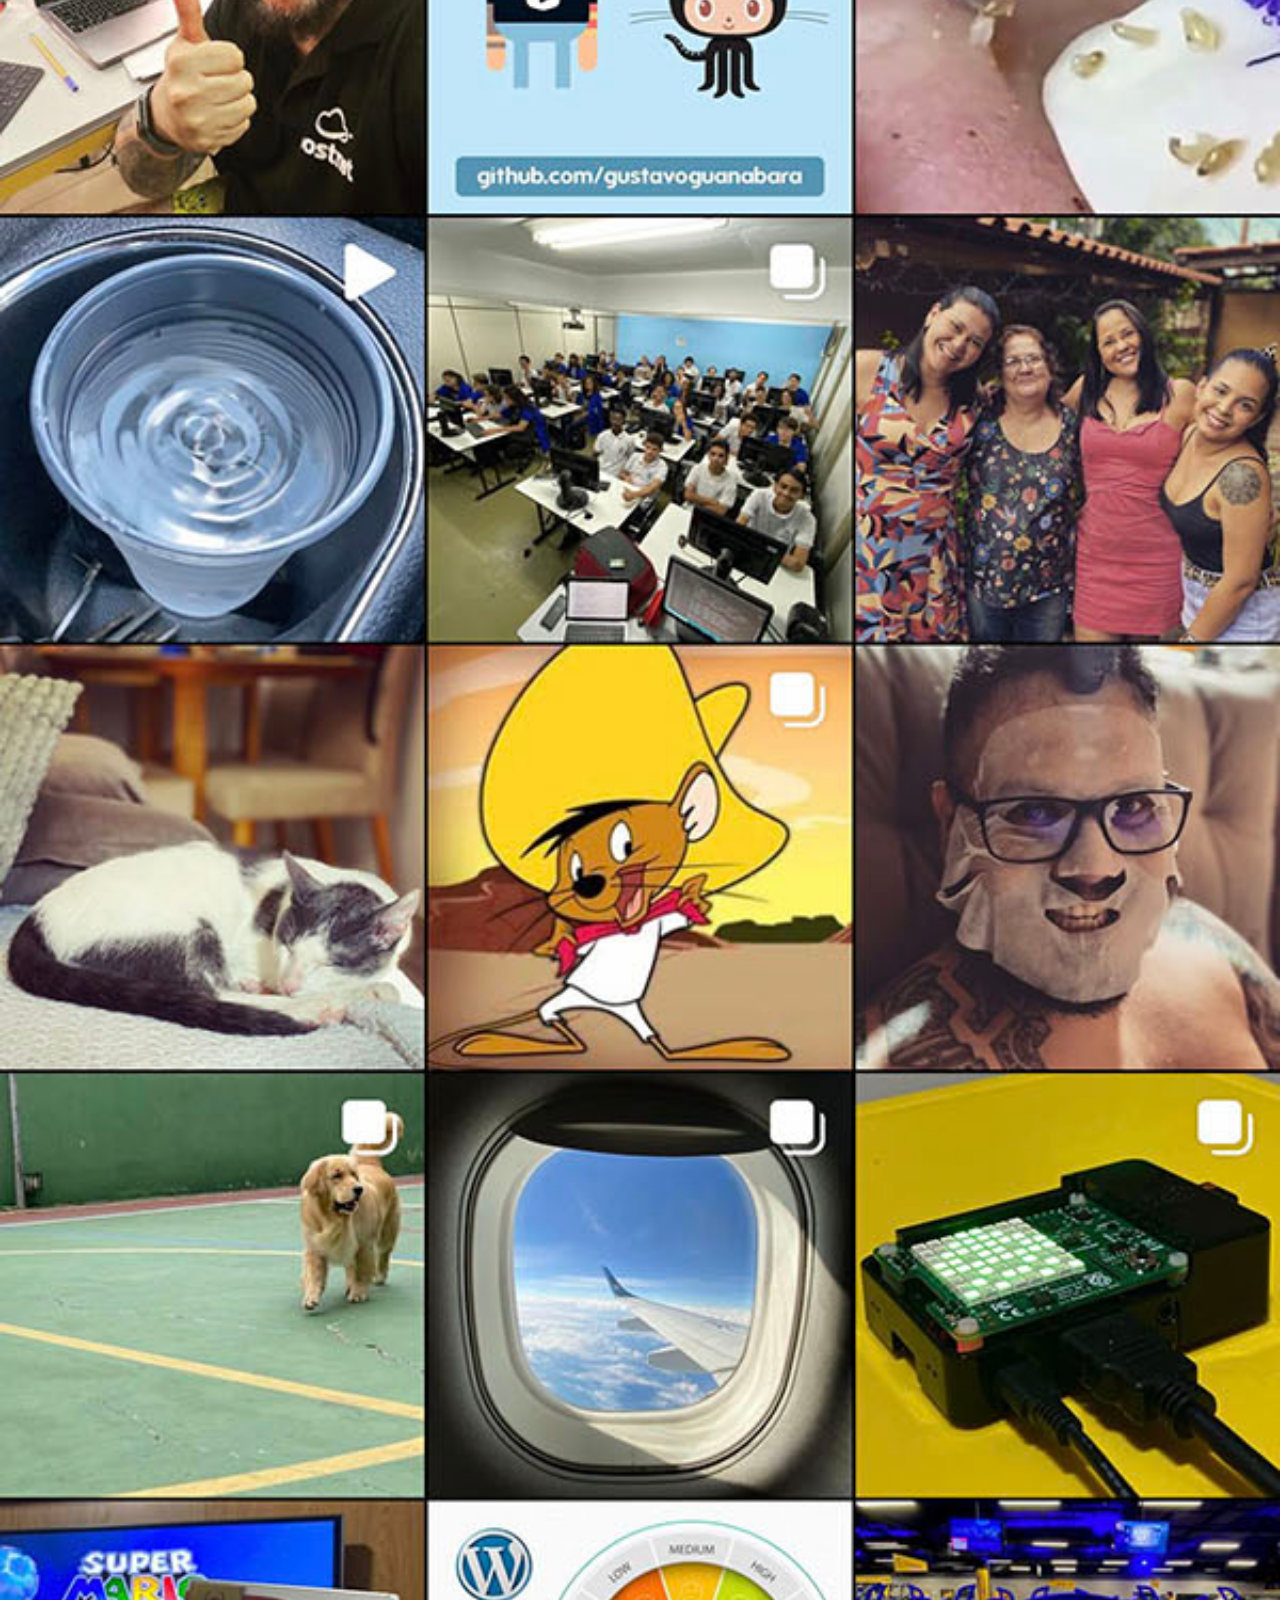
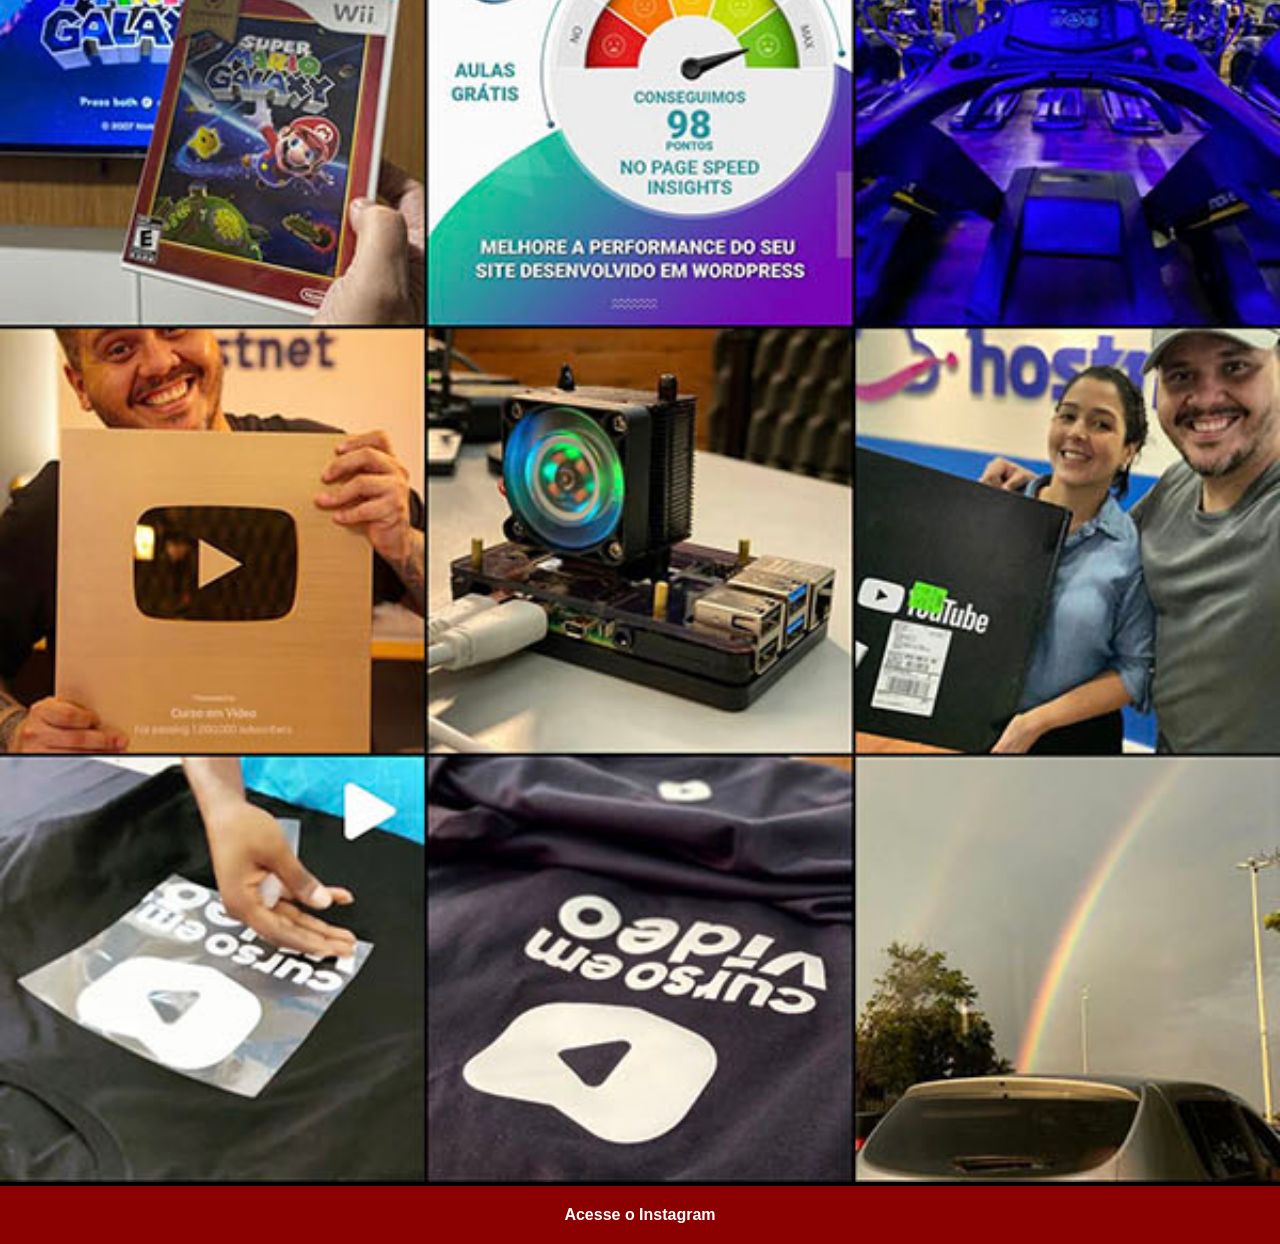
<file: instagram.html>
<!DOCTYPE html>
<html lang="pt-BR">
<head>
    <meta charset="UTF-8">
    <meta name="viewport" content="width=device-width, initial-scale=1.0">
    <title>Instagram</title>
    <link rel="stylesheet" href="estilos/style.css">
    <link rel="stylesheet" href="estilos/social.css">
</head>
<body>
    <img src="imagens/tela-instagram.jpg" alt="Tela do Instagram">
    <a href="https://www.instagram.com/gustavoguanabara" target="_blank" rel="noopener noreferrer">Acesse o Instagram</a>
</body>
</html>
</file>
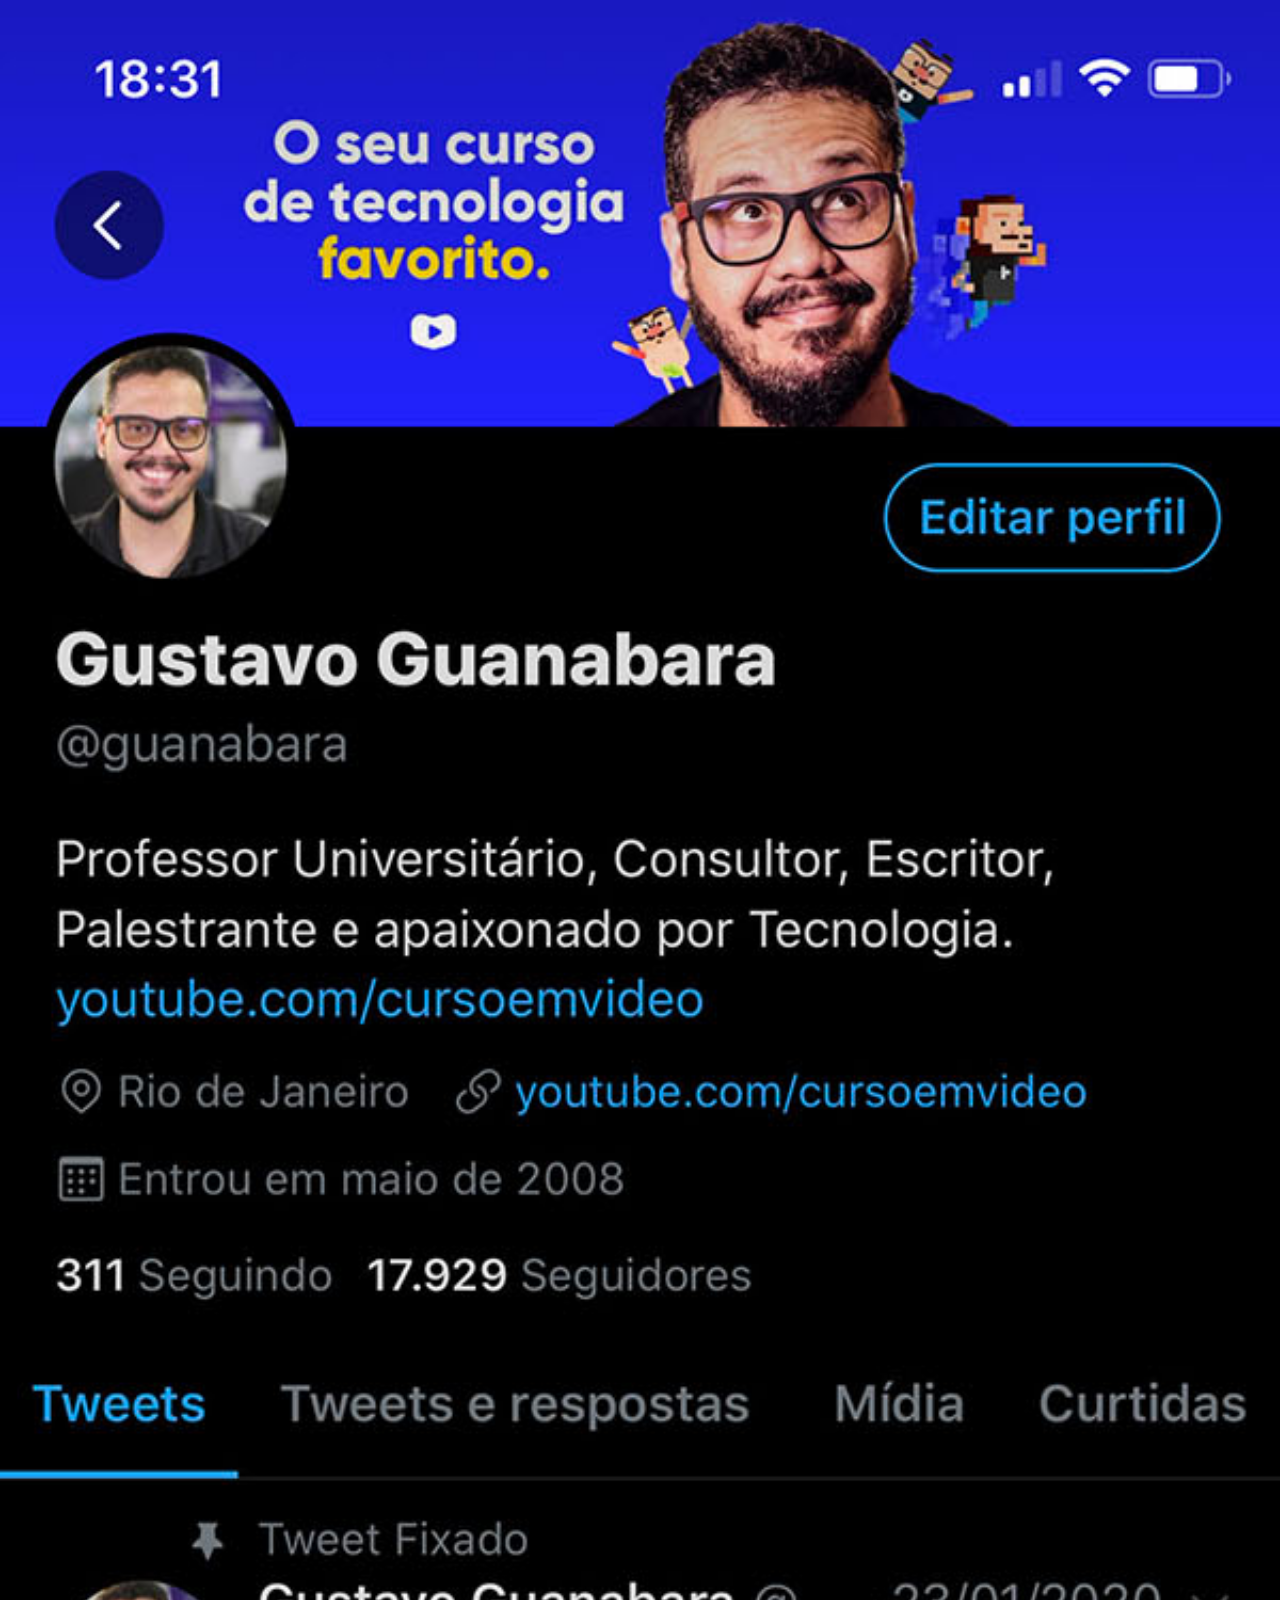
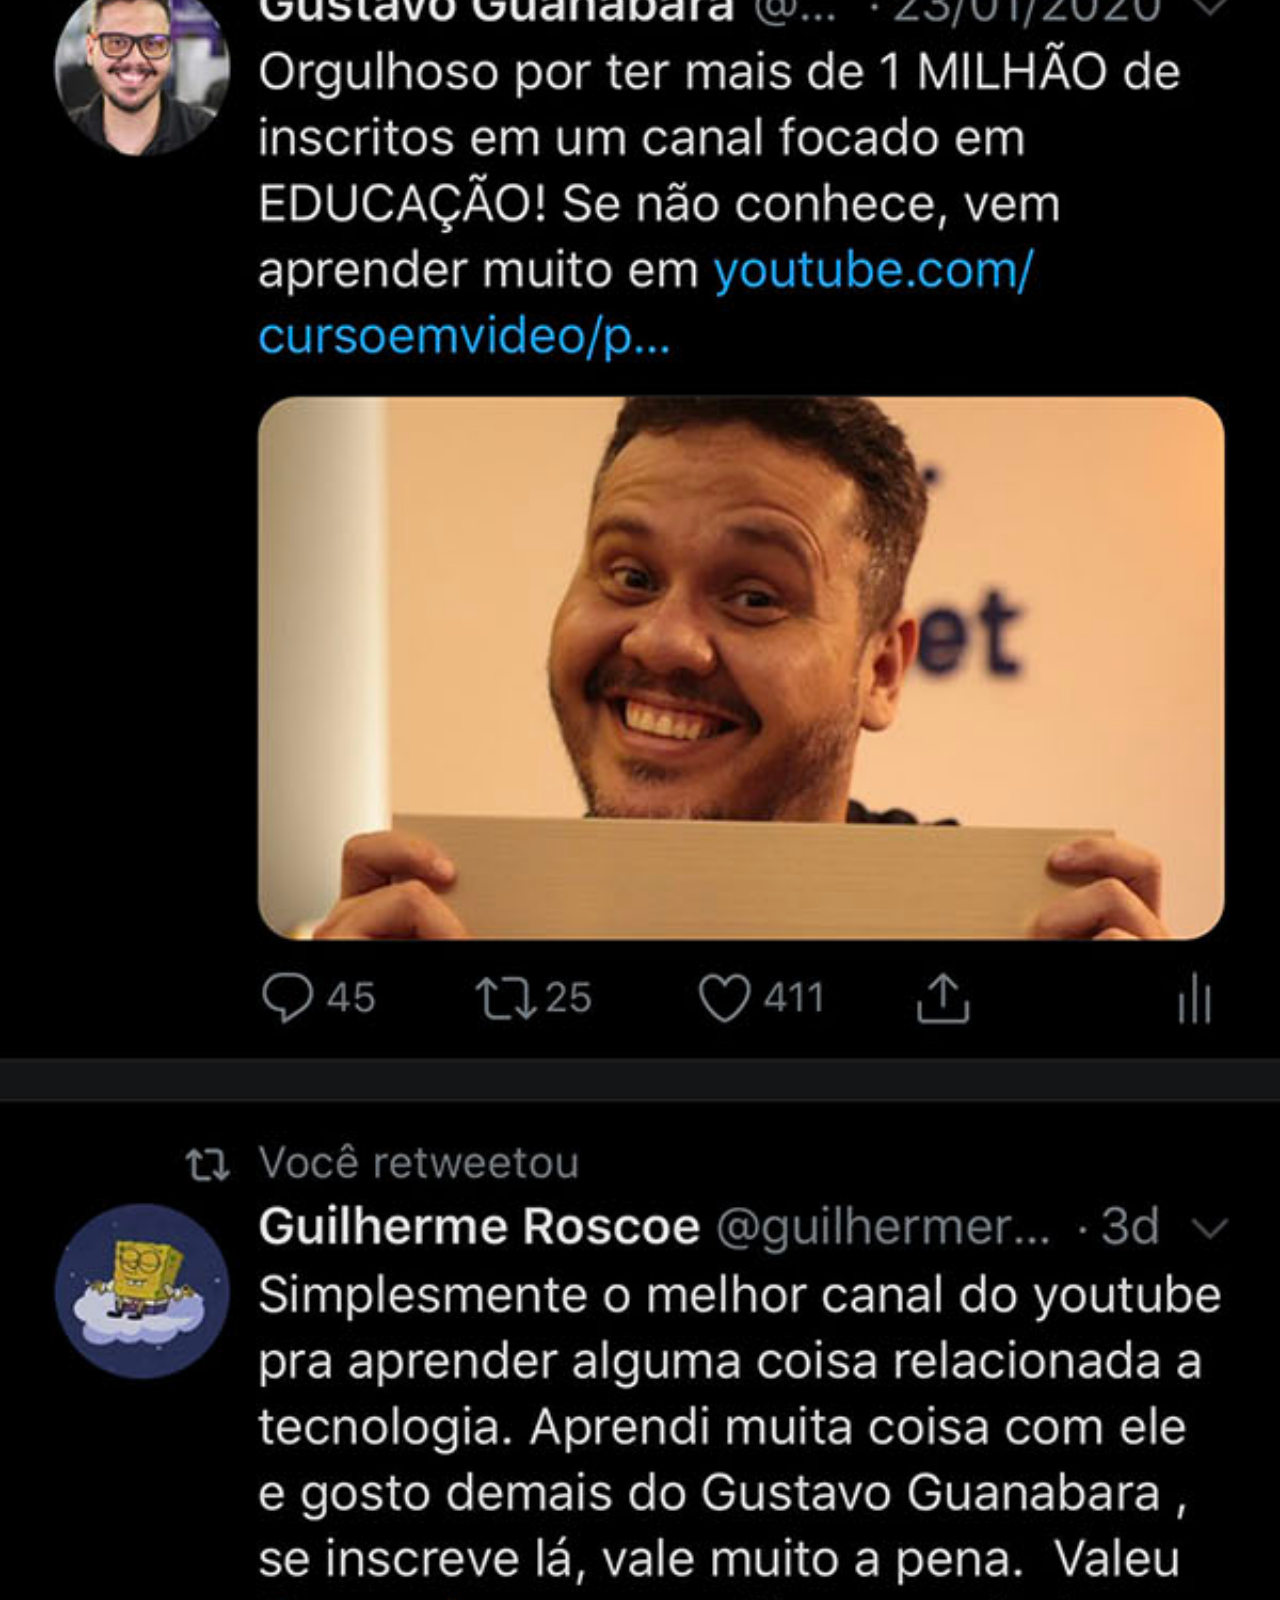
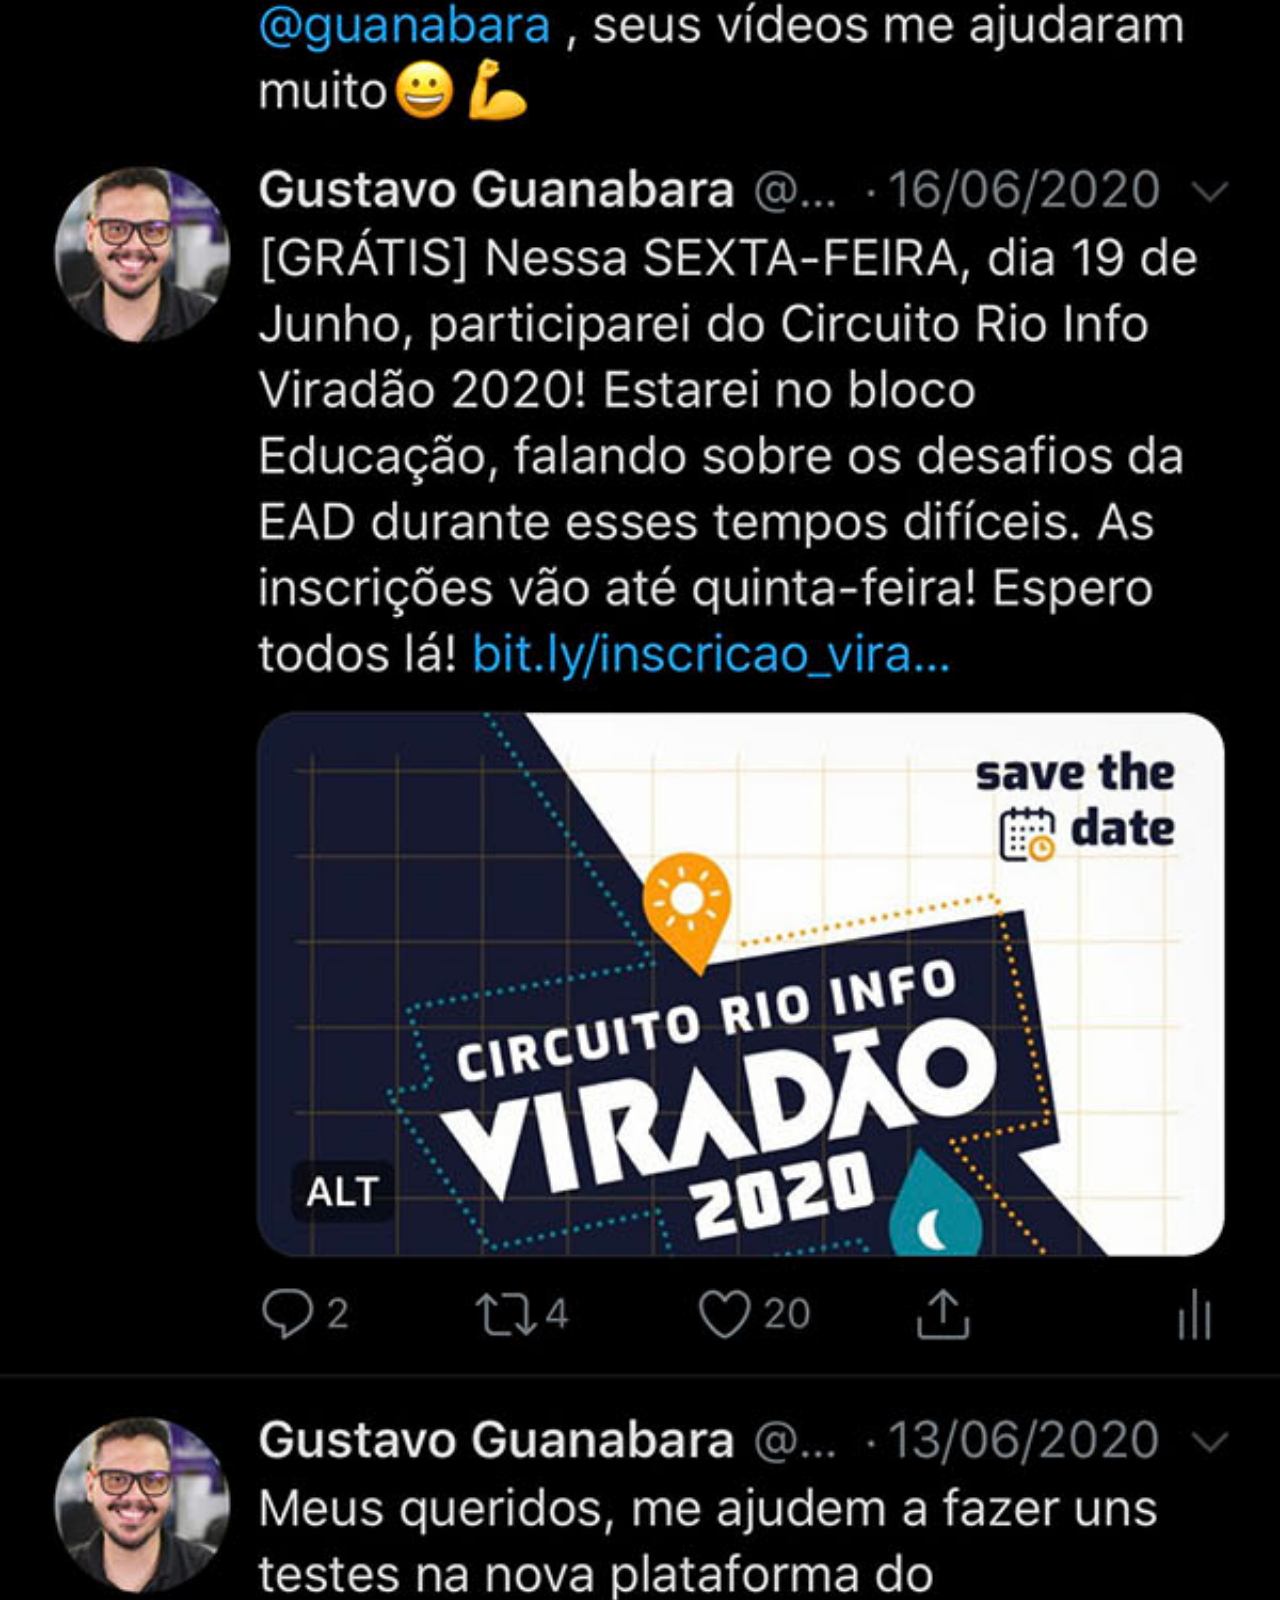
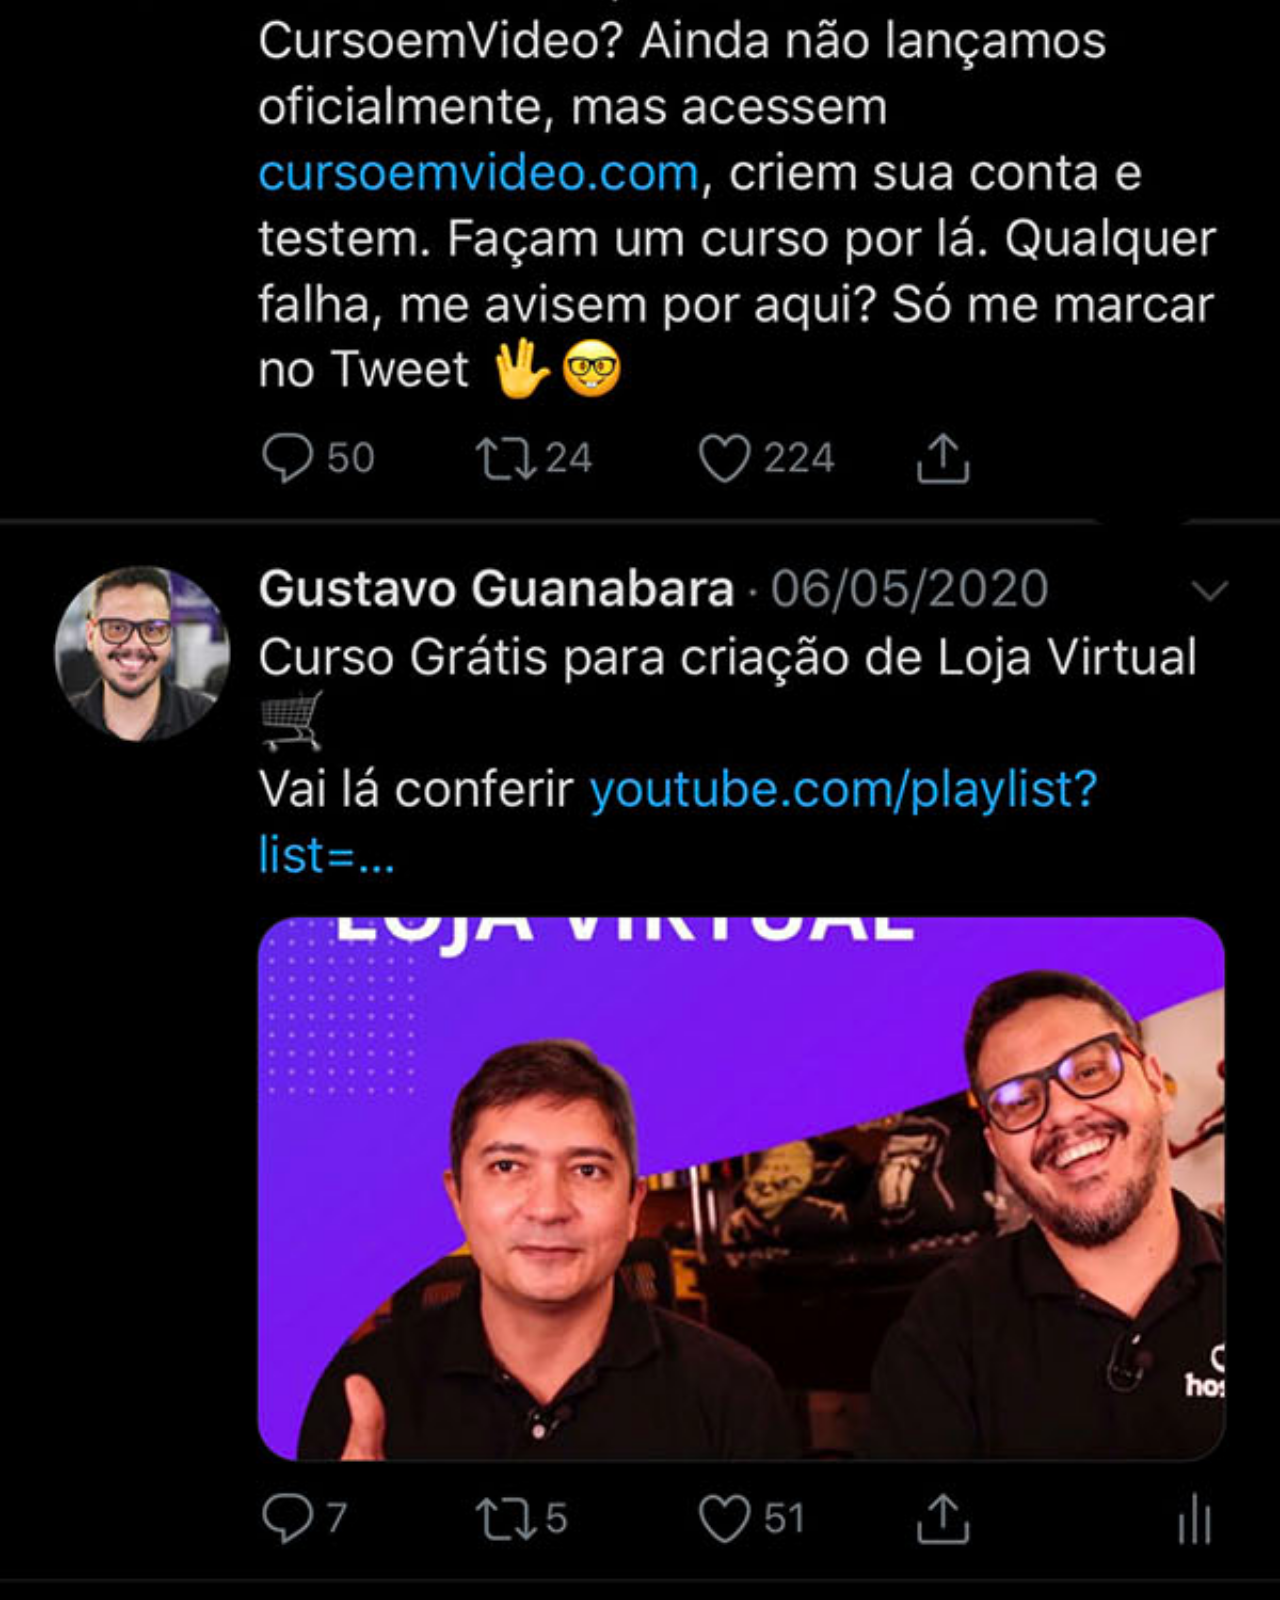
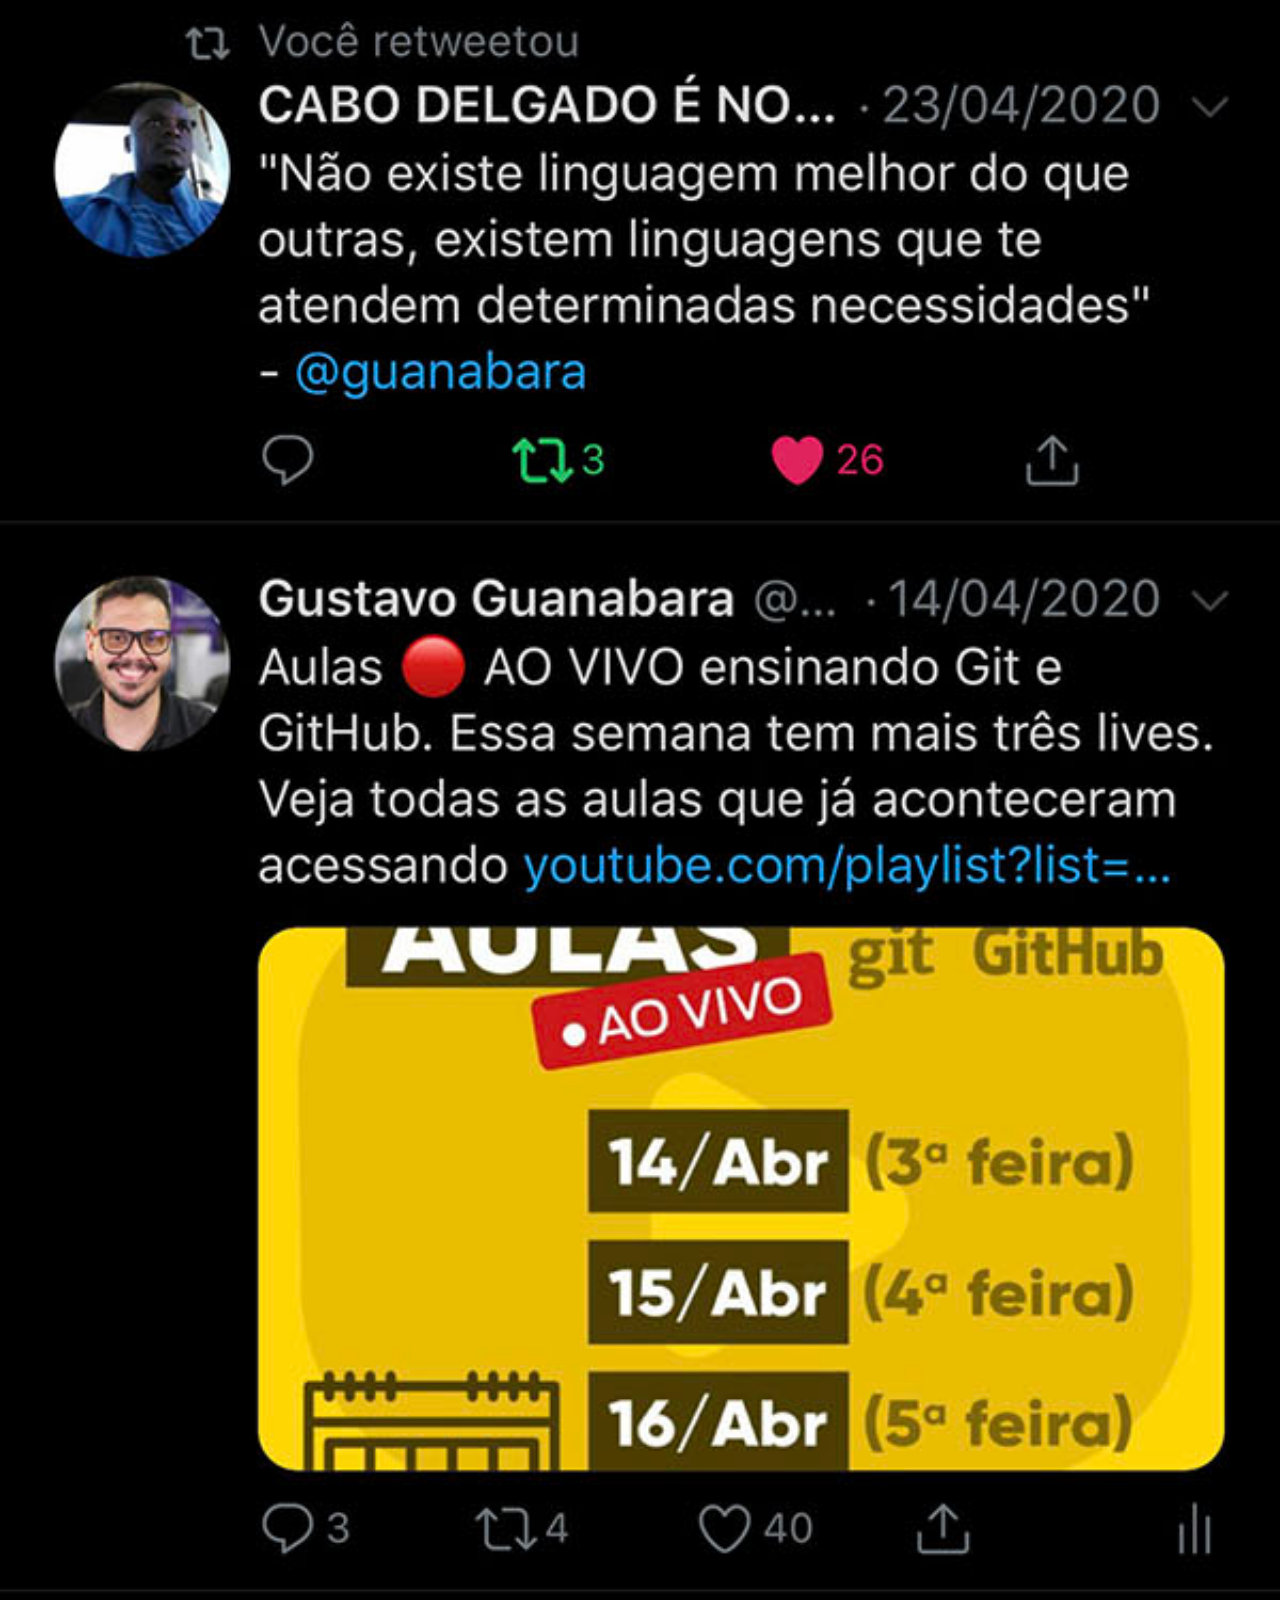
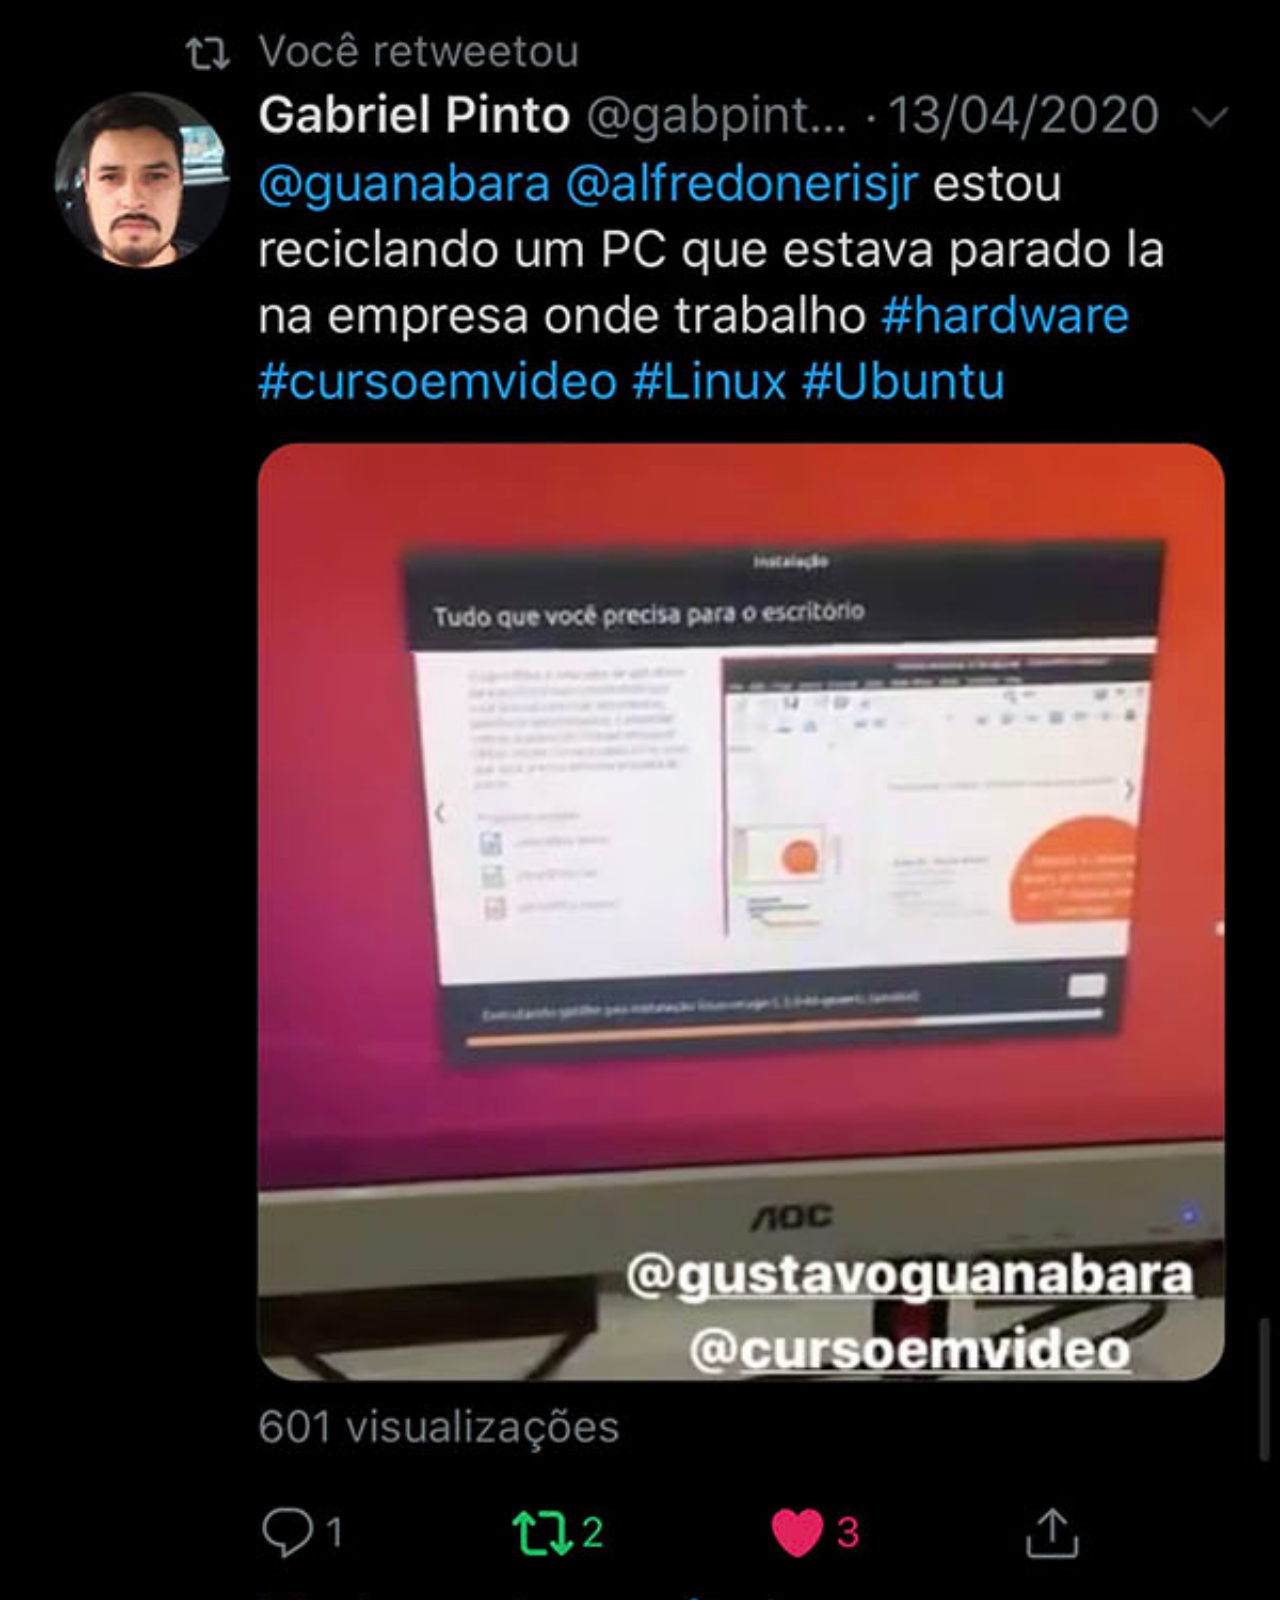
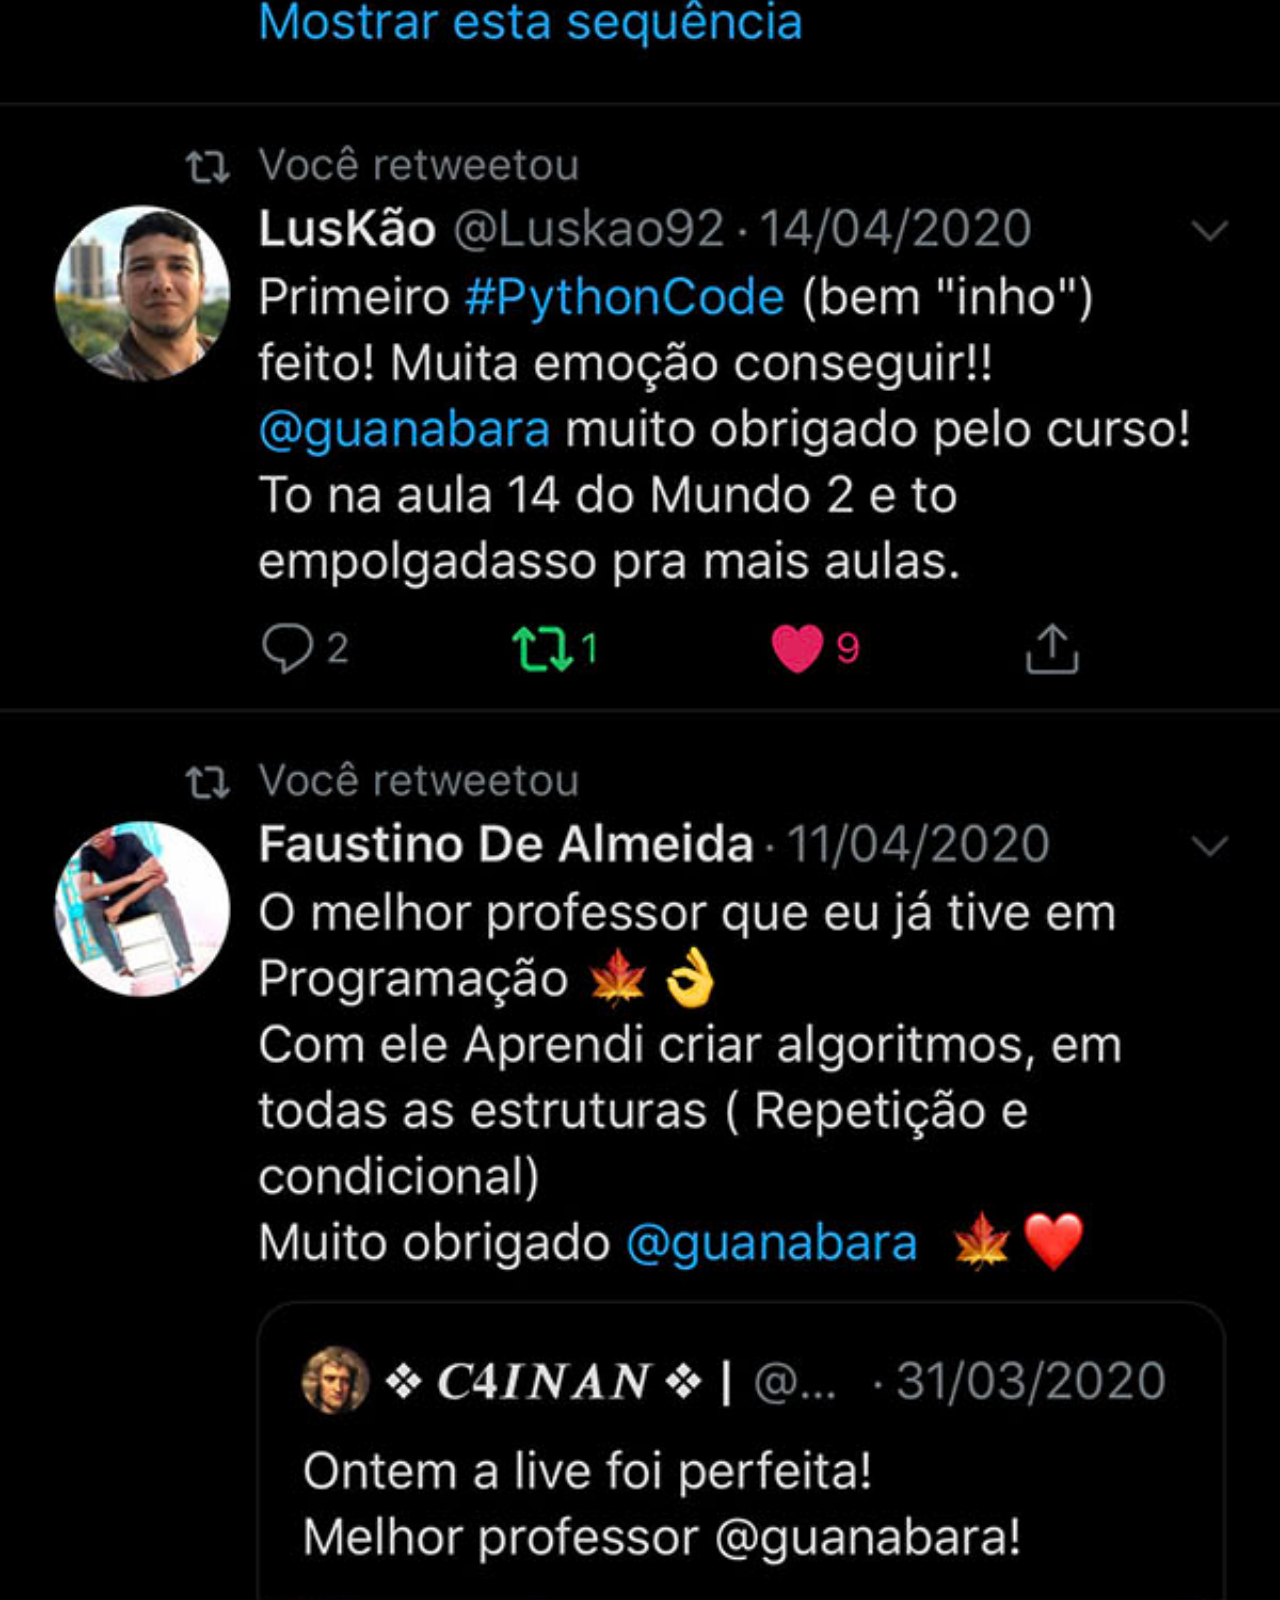
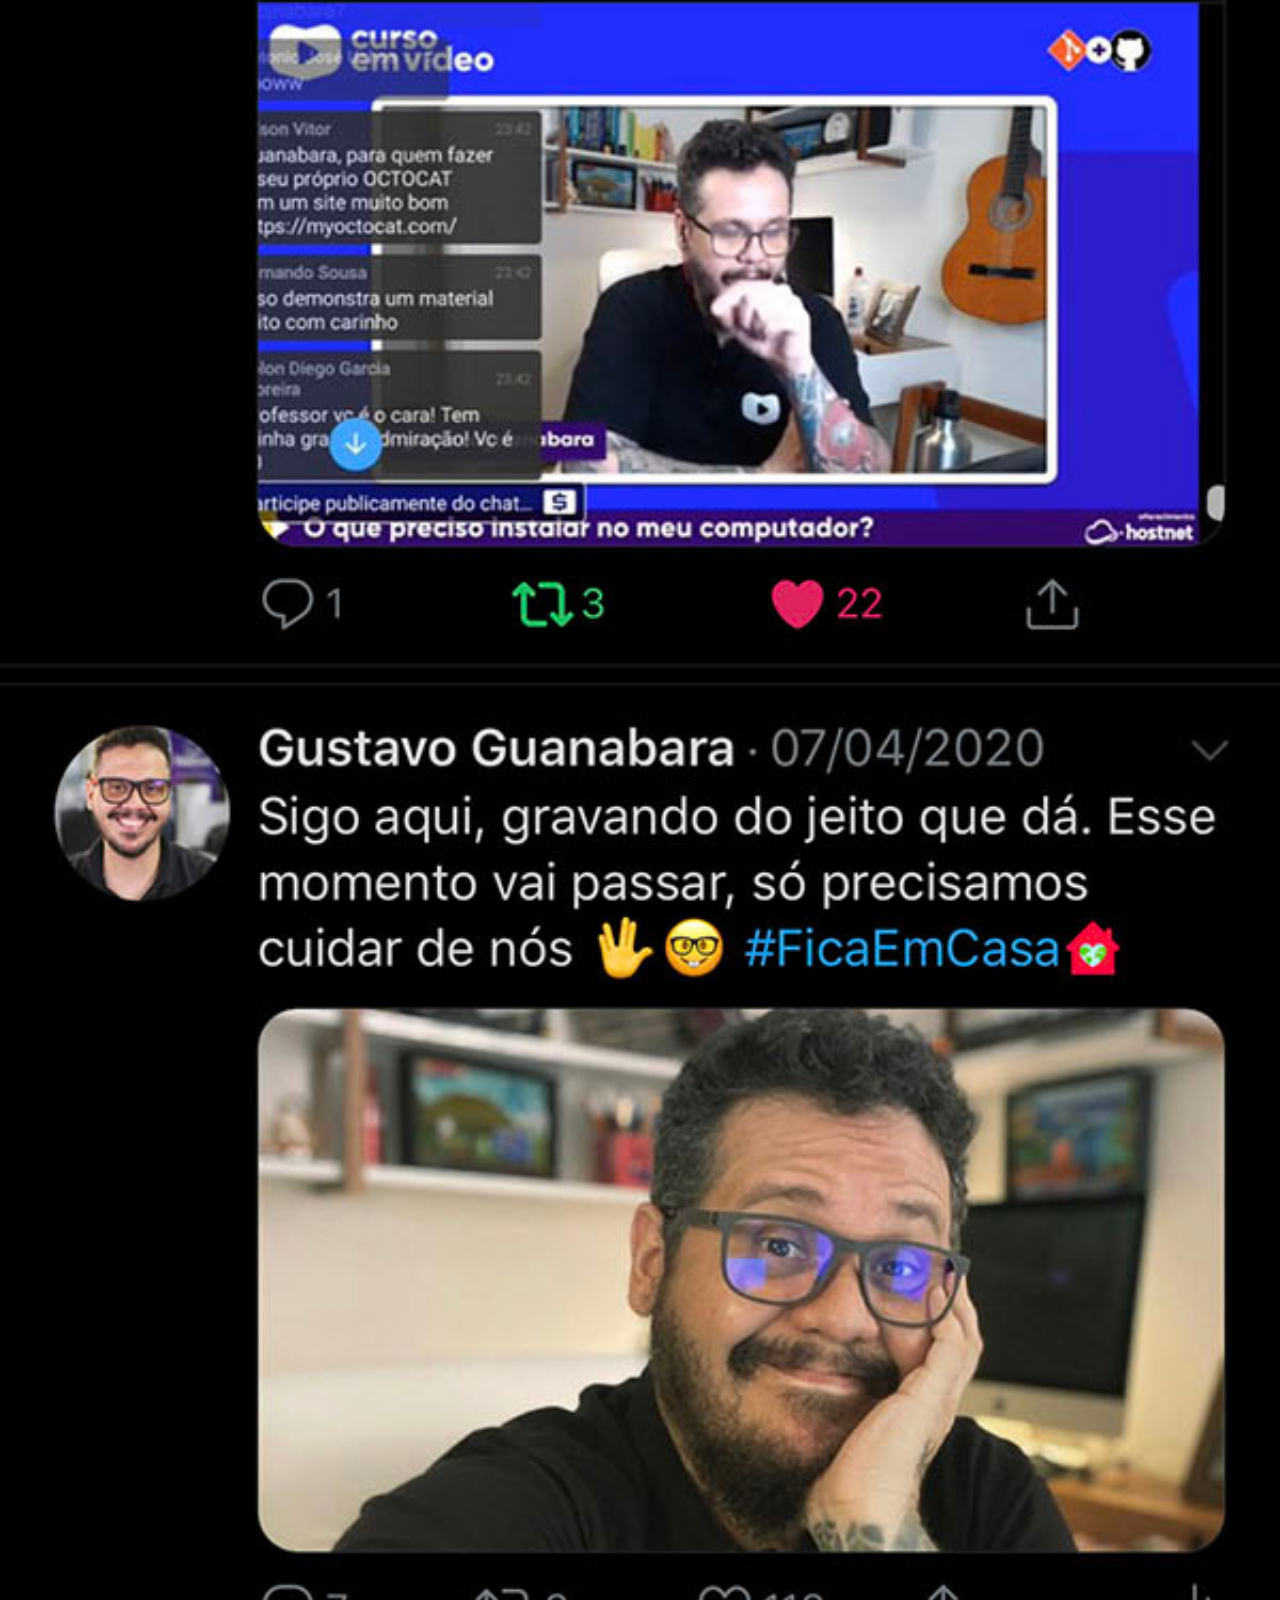
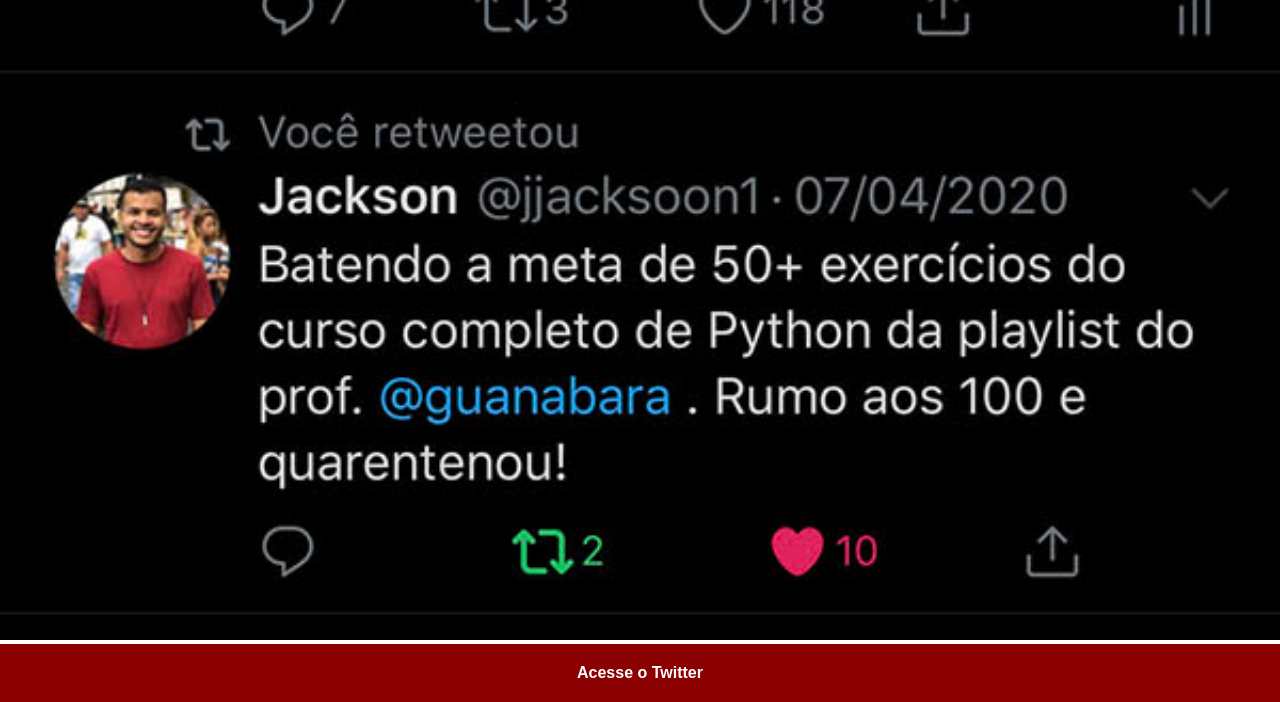
<file: twitter.html>
<!DOCTYPE html>
<html lang="pt-BR">
<head>
    <meta charset="UTF-8">
    <meta name="viewport" content="width=device-width, initial-scale=1.0">
    <title>Twitter</title>
    <link rel="stylesheet" href="estilos/social.css">
</head>
<body>
    <img src="imagens/tela-twitter.jpg" alt="Tela do Twitter">
    <a href="https://x.com/guanabara" target="_blank" rel="noopener noreferrer">Acesse o Twitter</a>
</body>
</html>
</file>
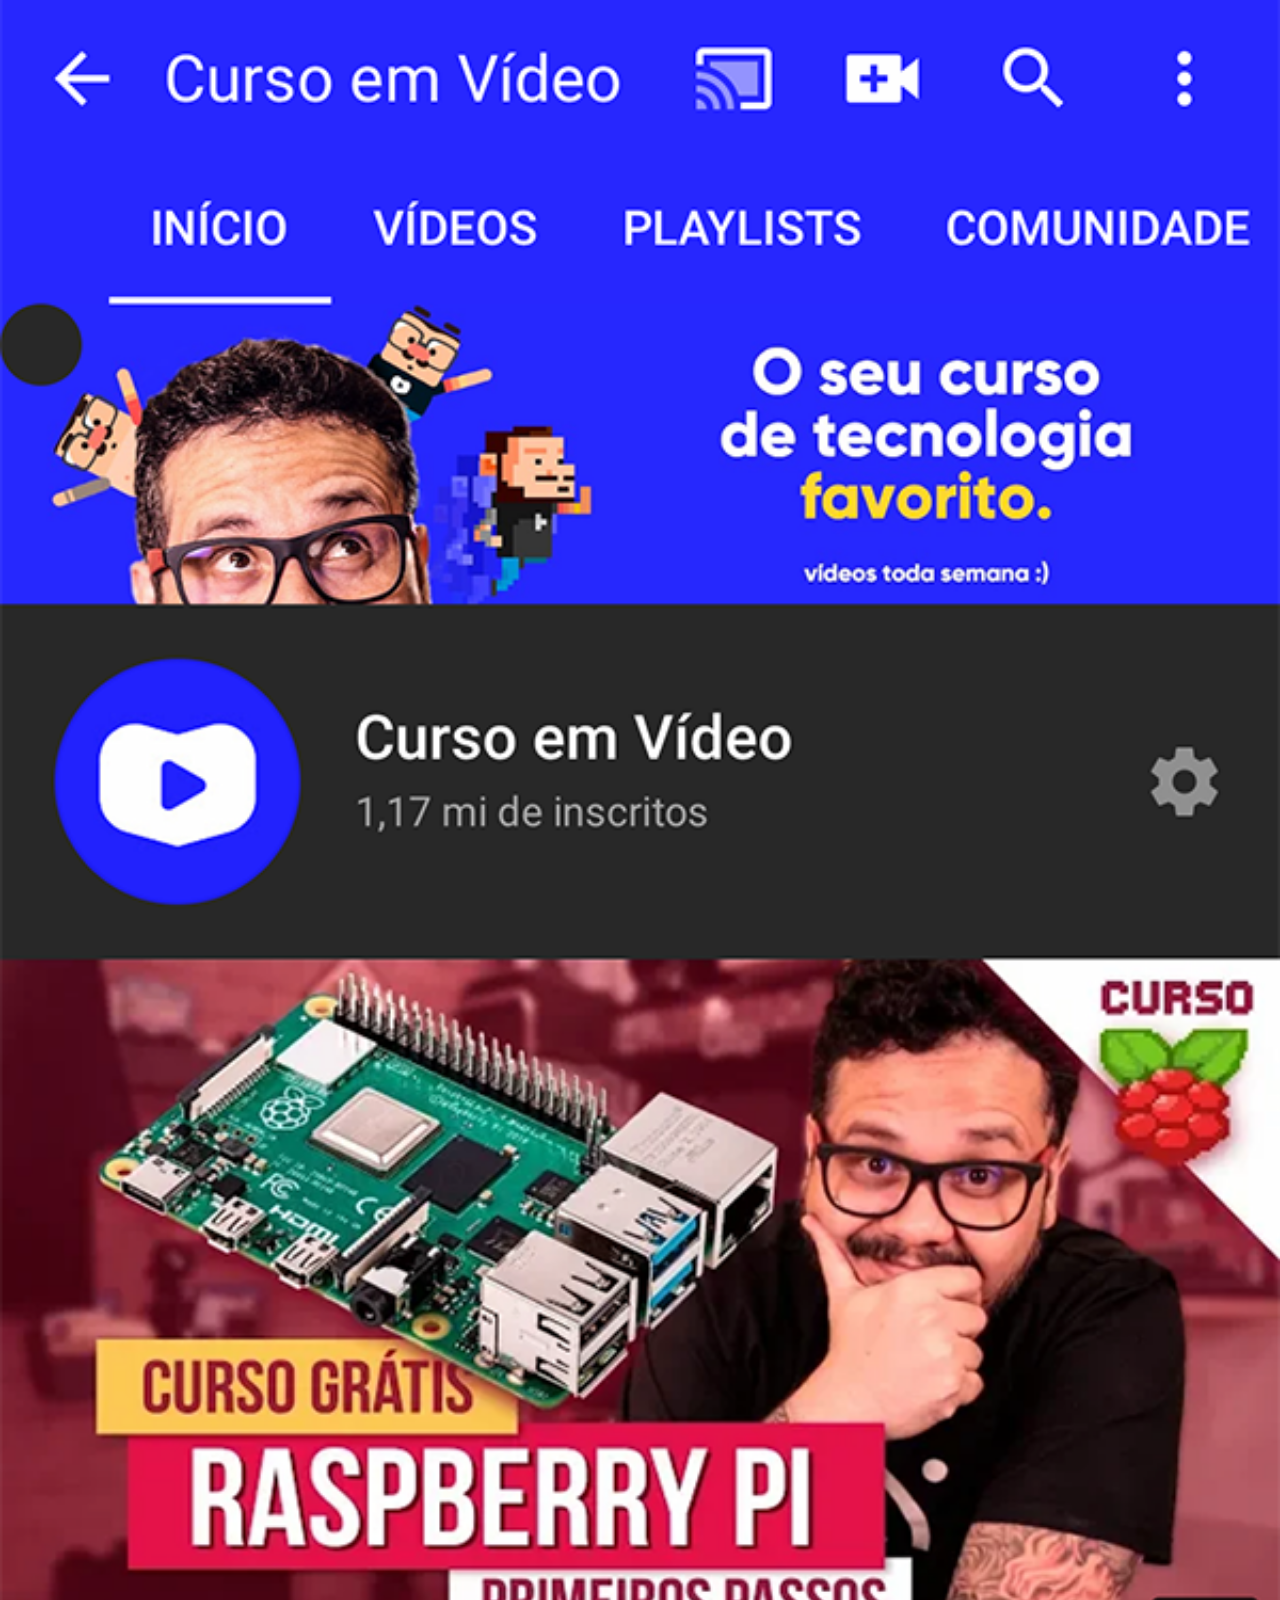
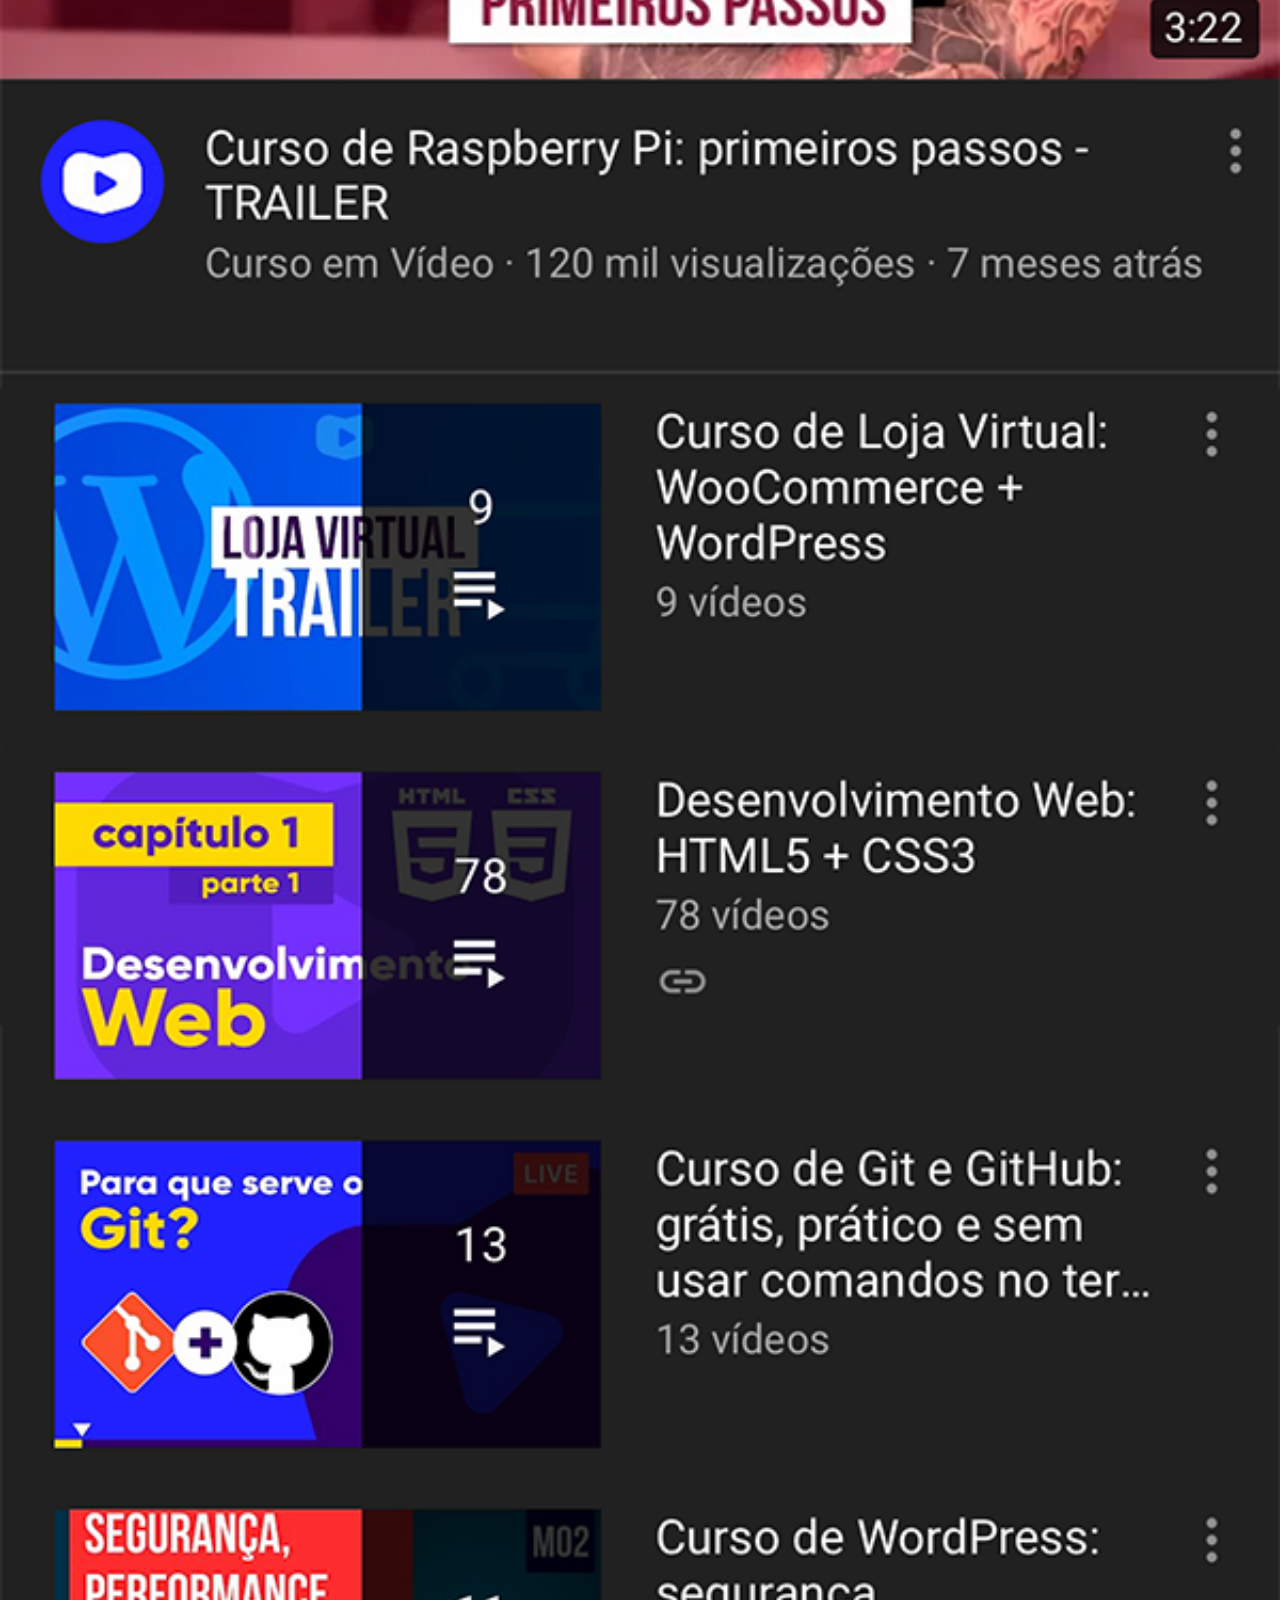
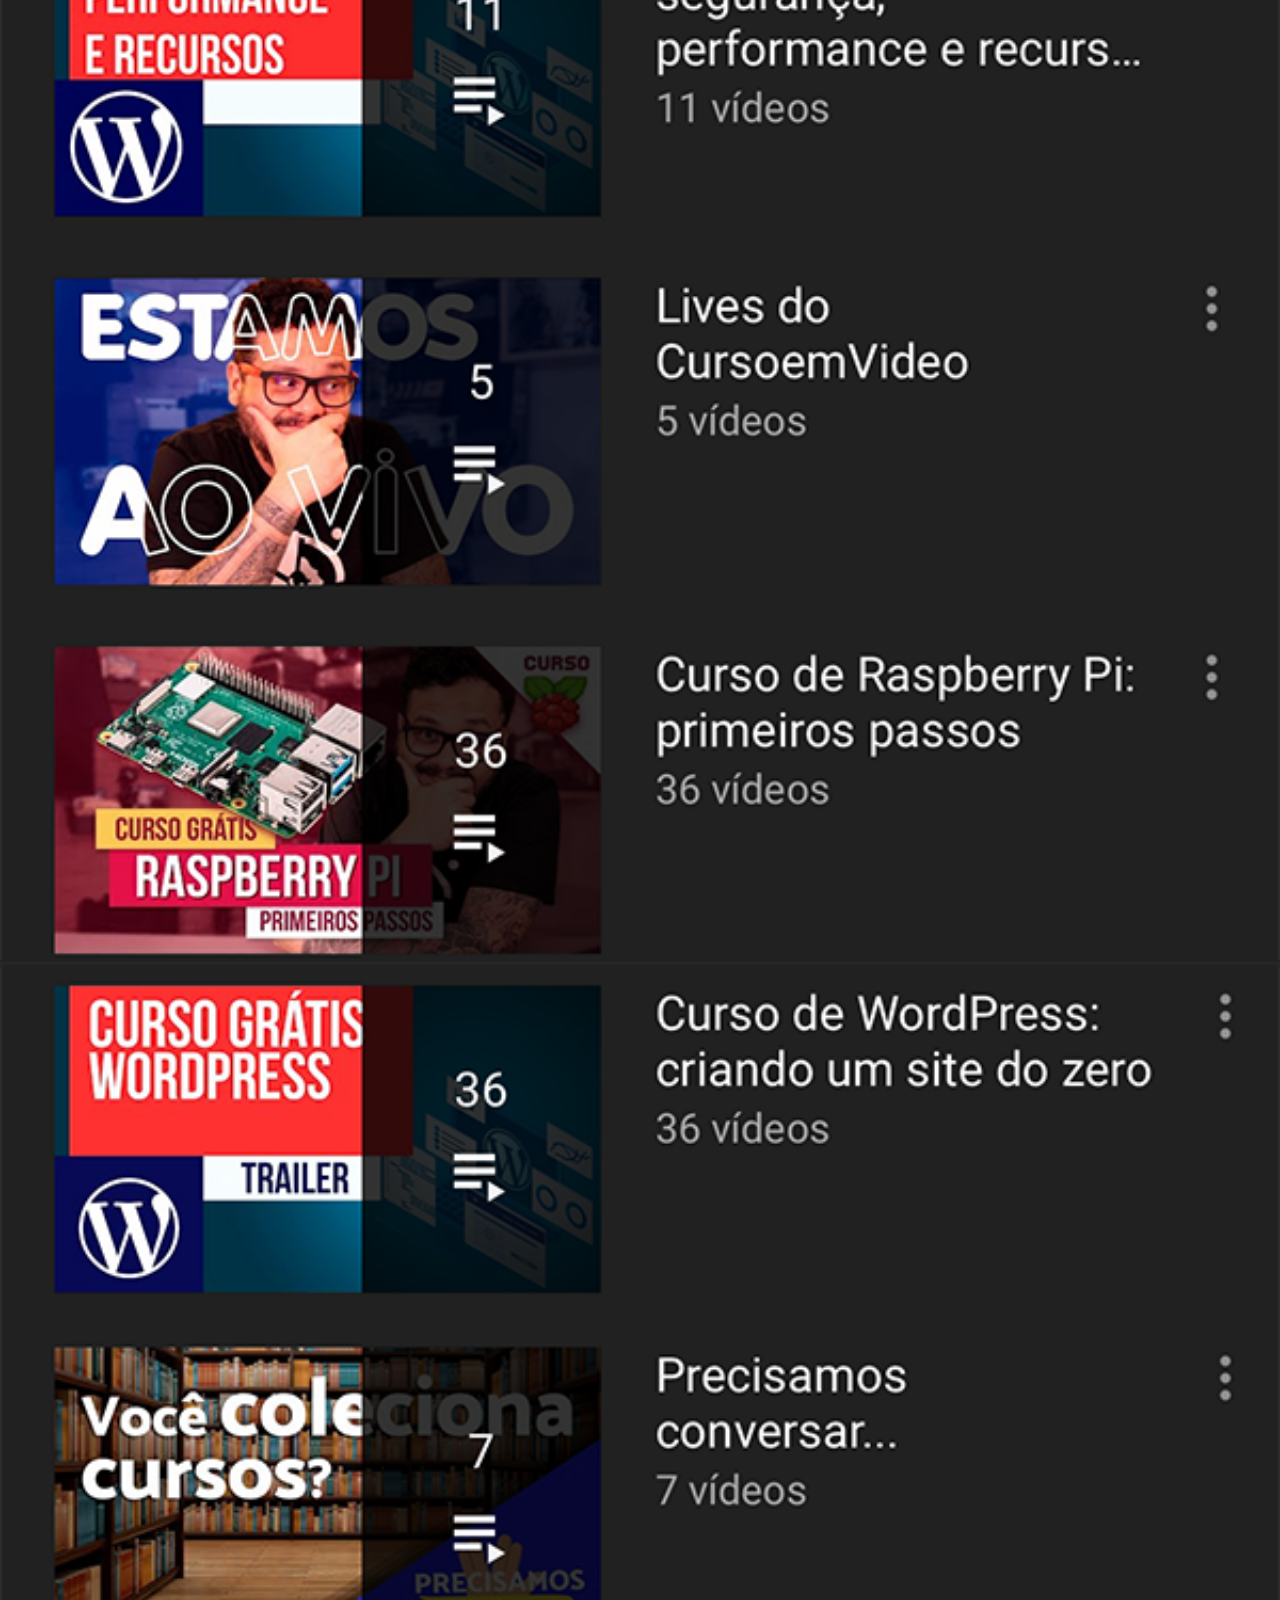
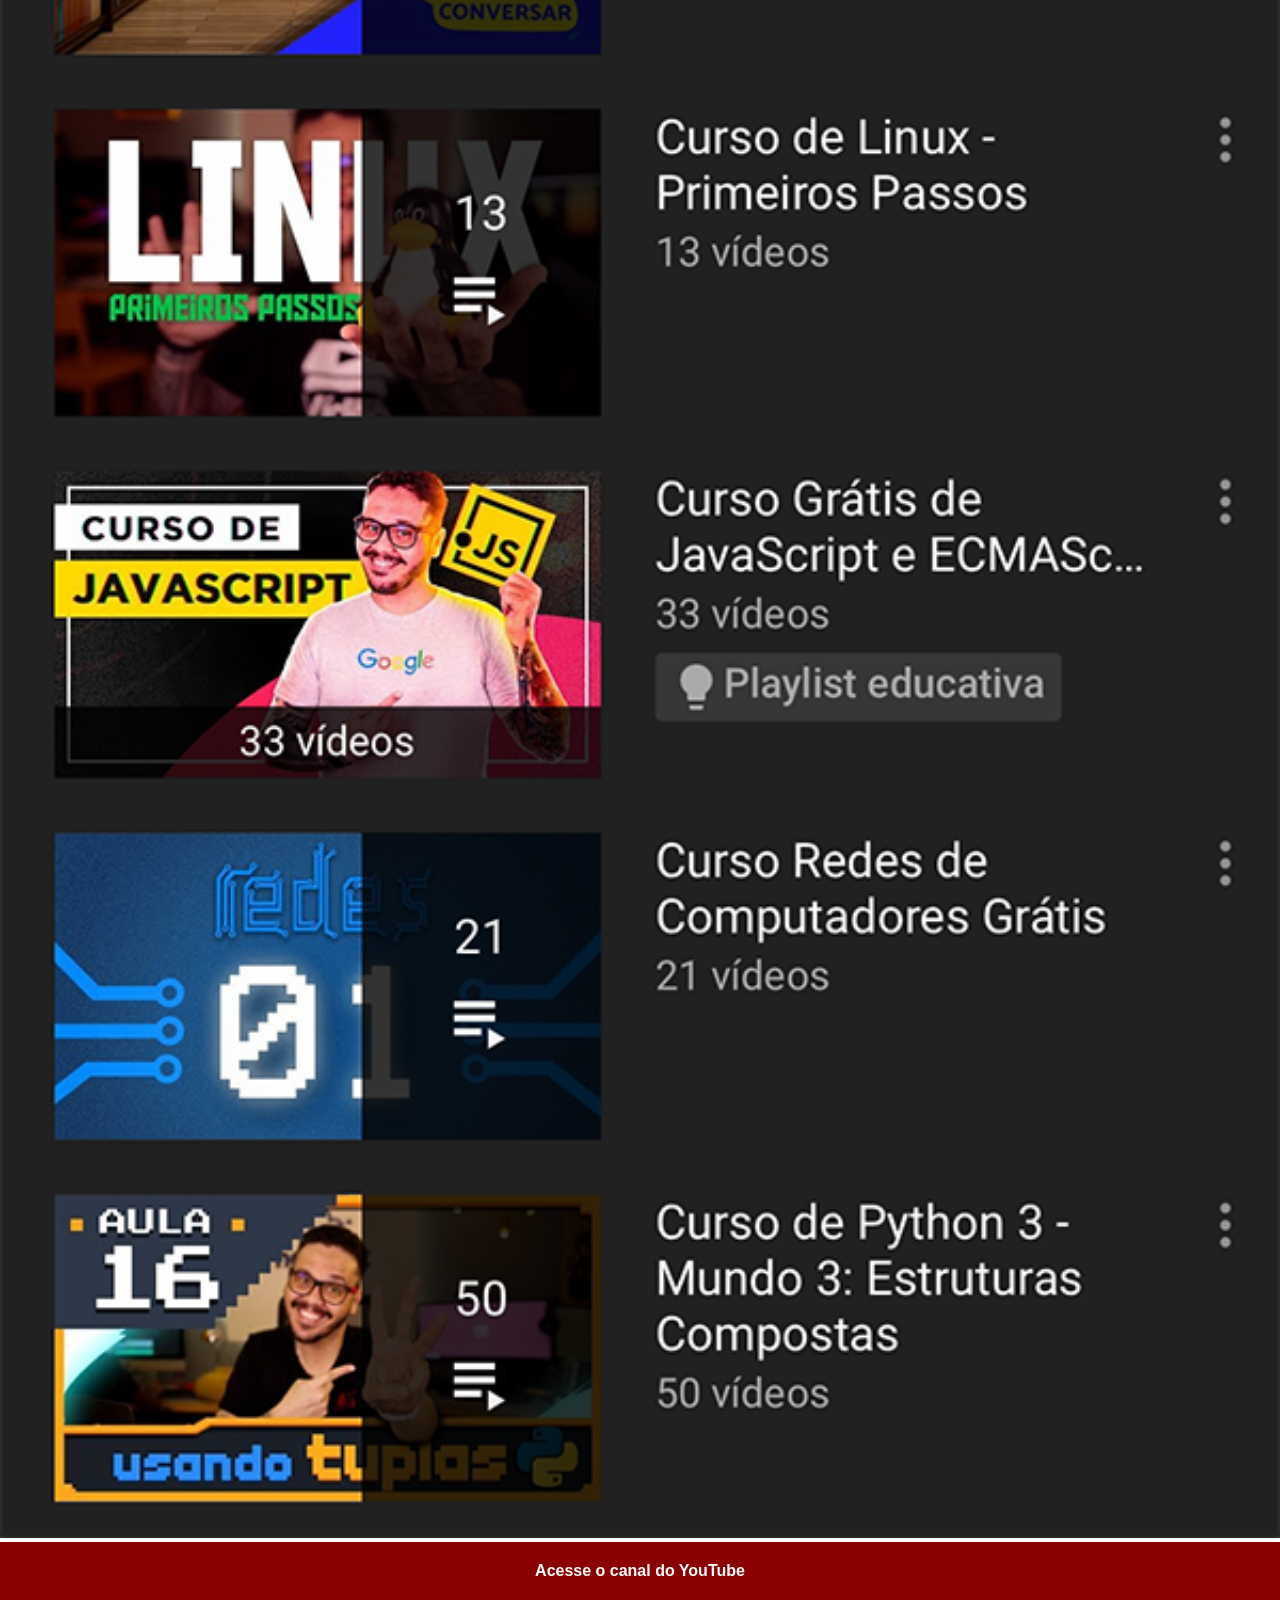
<file: youtube.html>
<!DOCTYPE html>
<html lang="pt-BR">

<head>
    <meta charset="UTF-8">
    <meta name="viewport" content="width=device-width, initial-scale=1.0">
    <title>Youtube</title>
    <link rel="stylesheet" href="estilos/social.css">

</head>

<body>
    <img src="/imagens/tela-youtube.png" alt="Tela do Youtube"> 
    <a href="https://www.youtube.com/@cursoemvideo/playlists"
        target="_blank" rel="noopener">Acesse o canal do
    YouTube</a>

</body>

</html>
</file>
<file: estilos/style.css>
@charset "UTF-8";

* {
    margin: 0;
    padding: 0;
    font-family: Arial, Helvetica, sans-serif;
}

html, body {
    height: 100vh;
    width: 100vw;
    background-color: black;
}

main{
    padding: relative;
    height: 100vh;
    
}

body {
    background: url(../imagens/fundo-madeira.jpg)
    no-repeat top center;
    background-size: cover;
    background-attachment: fixed;
}

section#telefone {
    position: absolute;
    top: 50%;
    left: 50%;
    transform: translate(-50%, -50%);
    height:627px;
    width:311px;
    background-color: blue;
    background: url(../imagens/frame-iphone.png)
    no-repeat;
}

iframe#tela {
    position: relative;
    top: 80px;
    left: 22px;
    width: 267px;
    height: 471px;

}

section#redes-sociais {
    text-align: right;
}

section#redes-sociais img {
   width:50px;
   margin: 10px;
   border-radius: 50%;
   box-shadow: 2px 2px 5px rgba(0, 0, 0, 0.400);
   box-sizing: border-box;
}

section#redes-sociais img:hover {
    border: 2px solid rgba(255, 255, 255, 0.466);
    transform: translate(-3px, -3px);
    box-shadow: 5px 5px 10px rgba(0, 0, 0, 0.534);
    transition: transform .3s, border 1s;
}
</file>
<file: estilos/social.css>
@charset "UTF-8";
       
       * {
            margin: 0;
            padding: 0;
            font-family: Arial, Helvetica, sans-serif;
        }

        ::-webkit-scrollbar {
            width: 0px;
            height: 0px;
        }

        img {
            width: 100vw;
        }

        a {
            display: block;
            background-color: darkred;
            color: white;
            padding: 20px;
            text-align: center;
            font-weight: bolder;
            text-decoration: none;
        }

        a:hover {
            background-color: red;
        }
</file>
